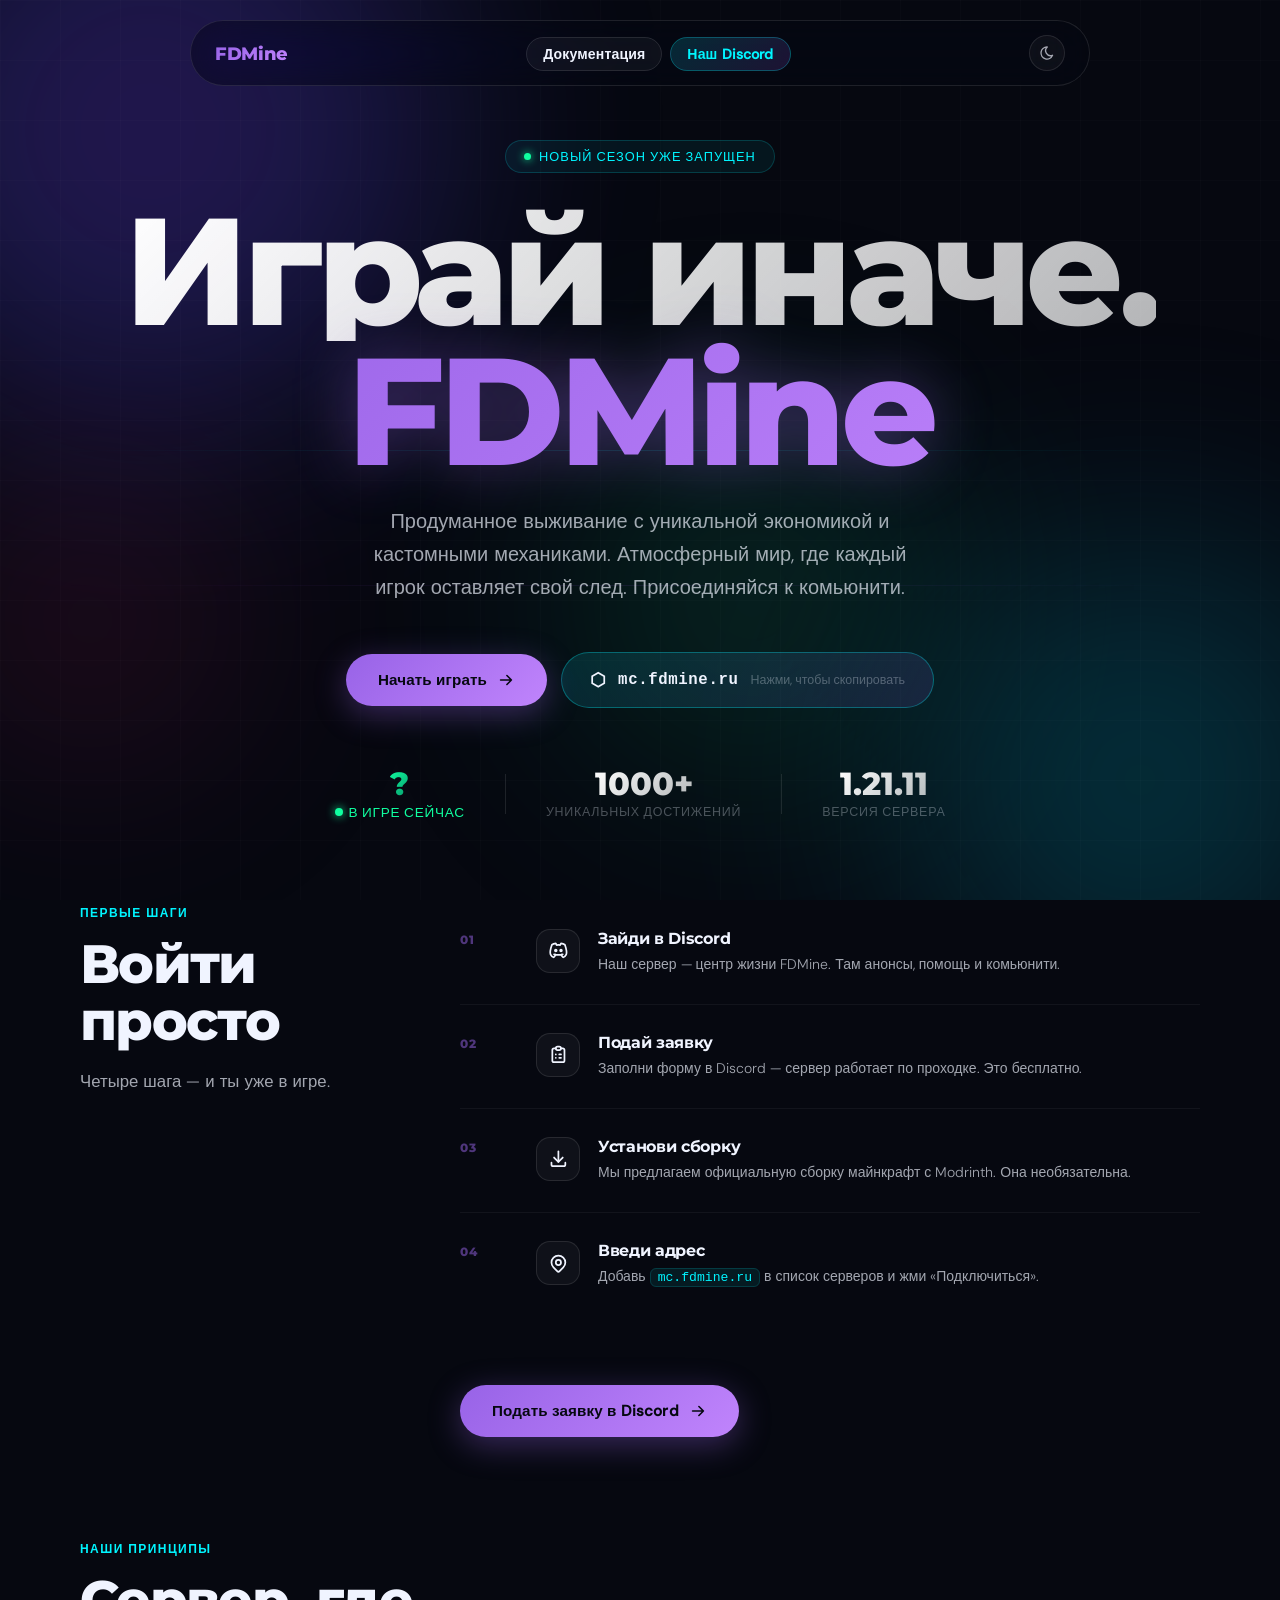
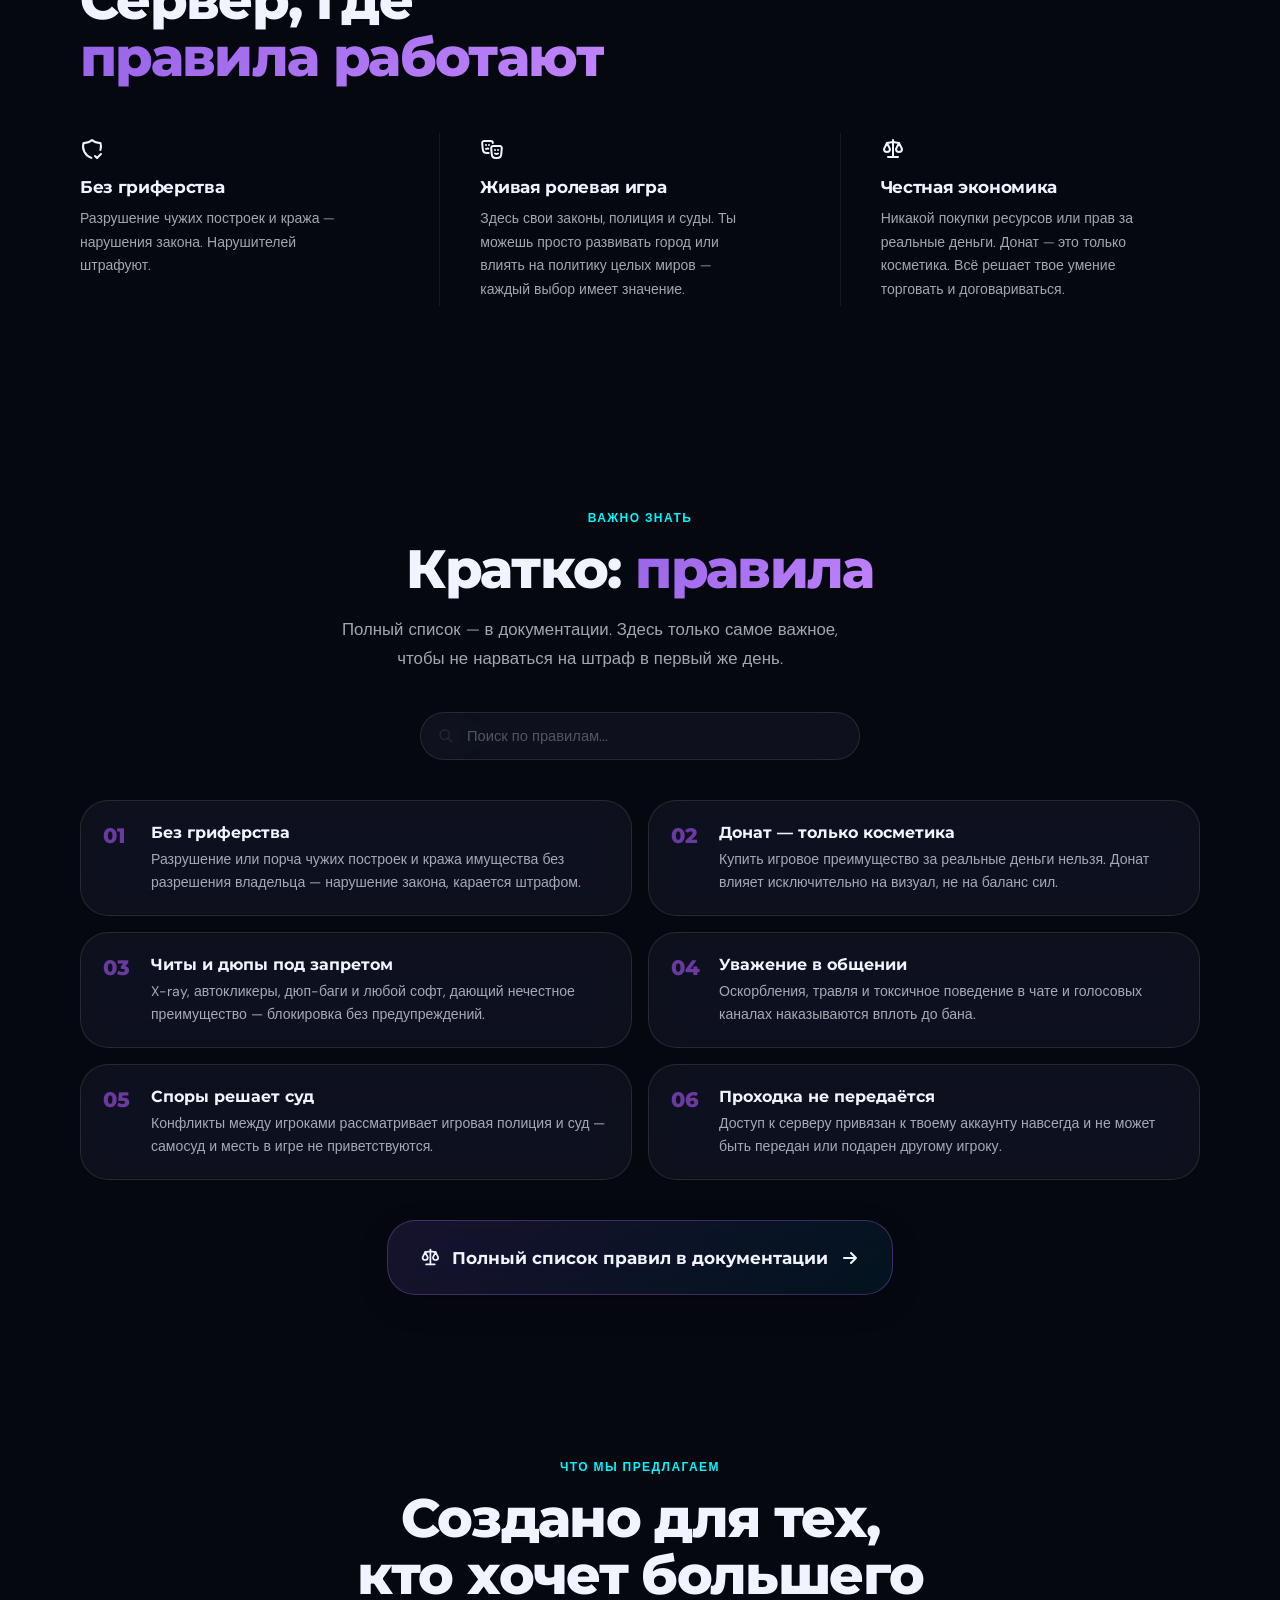
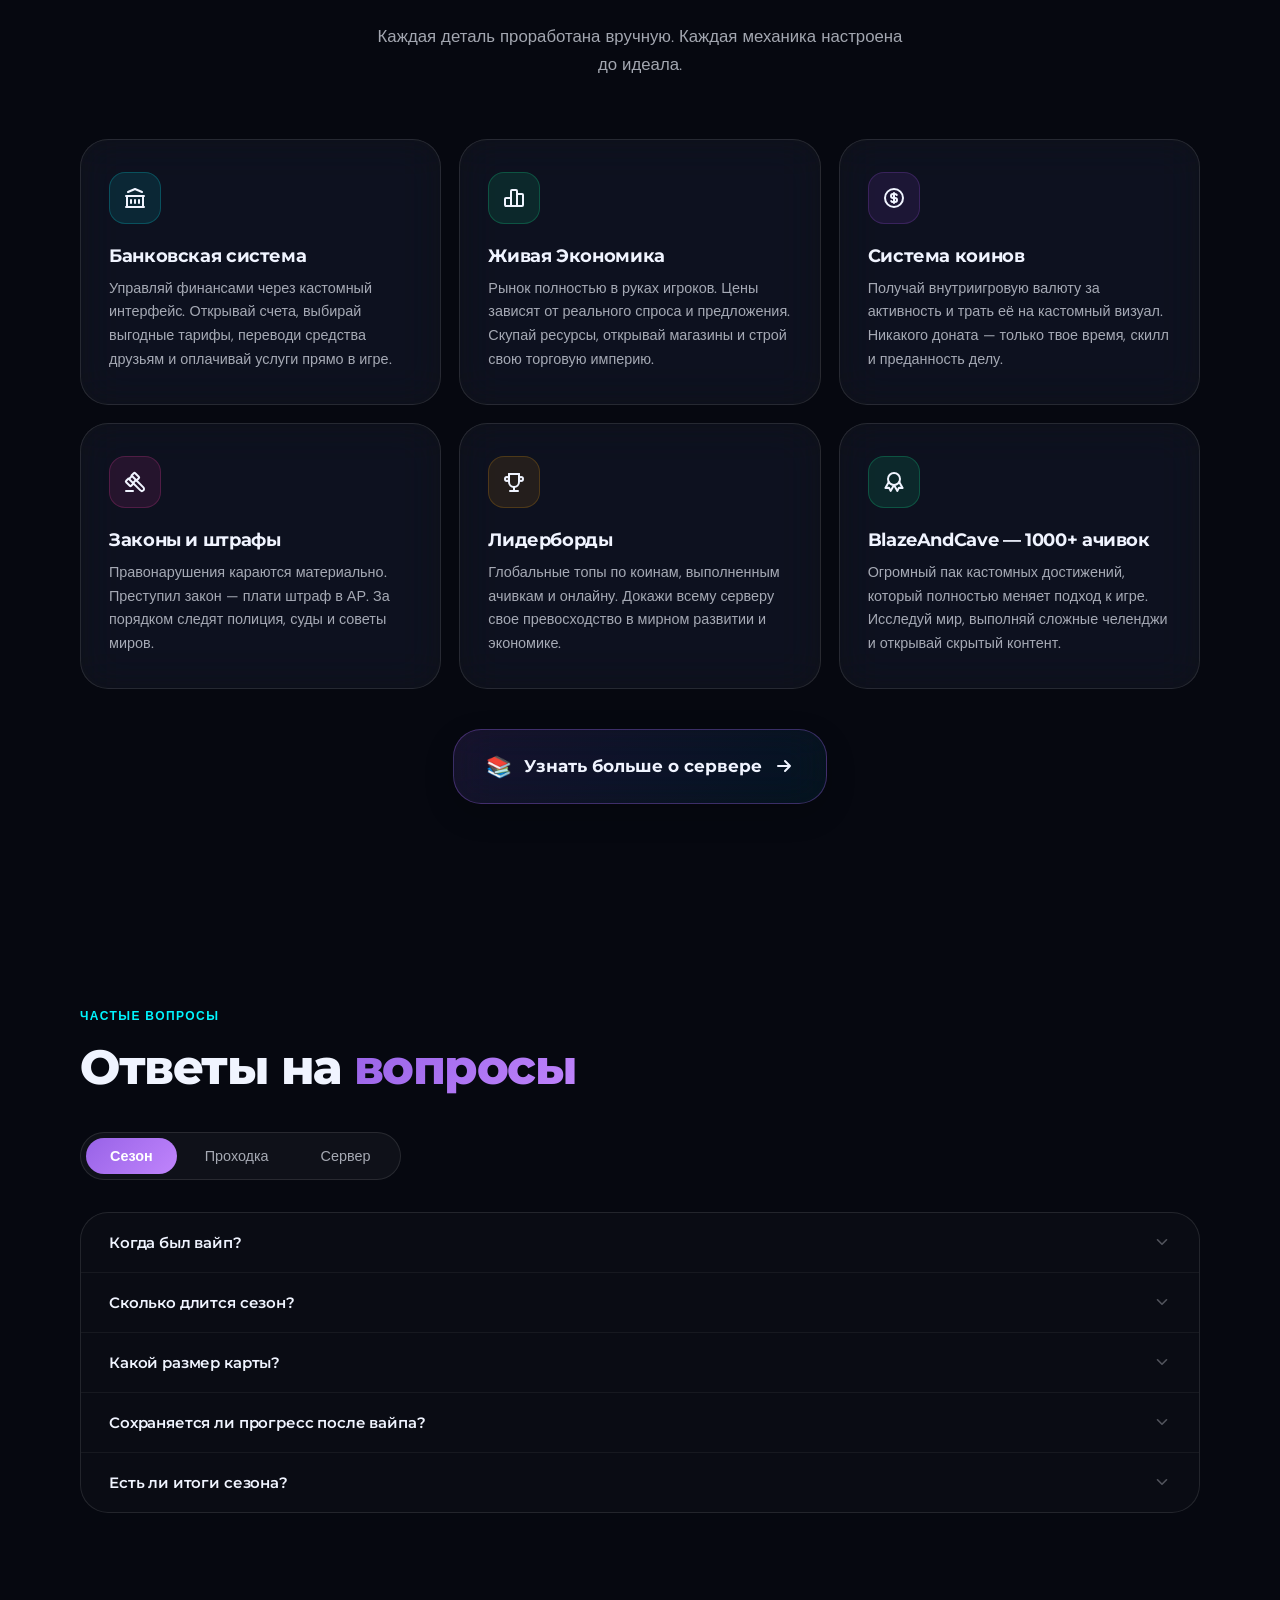
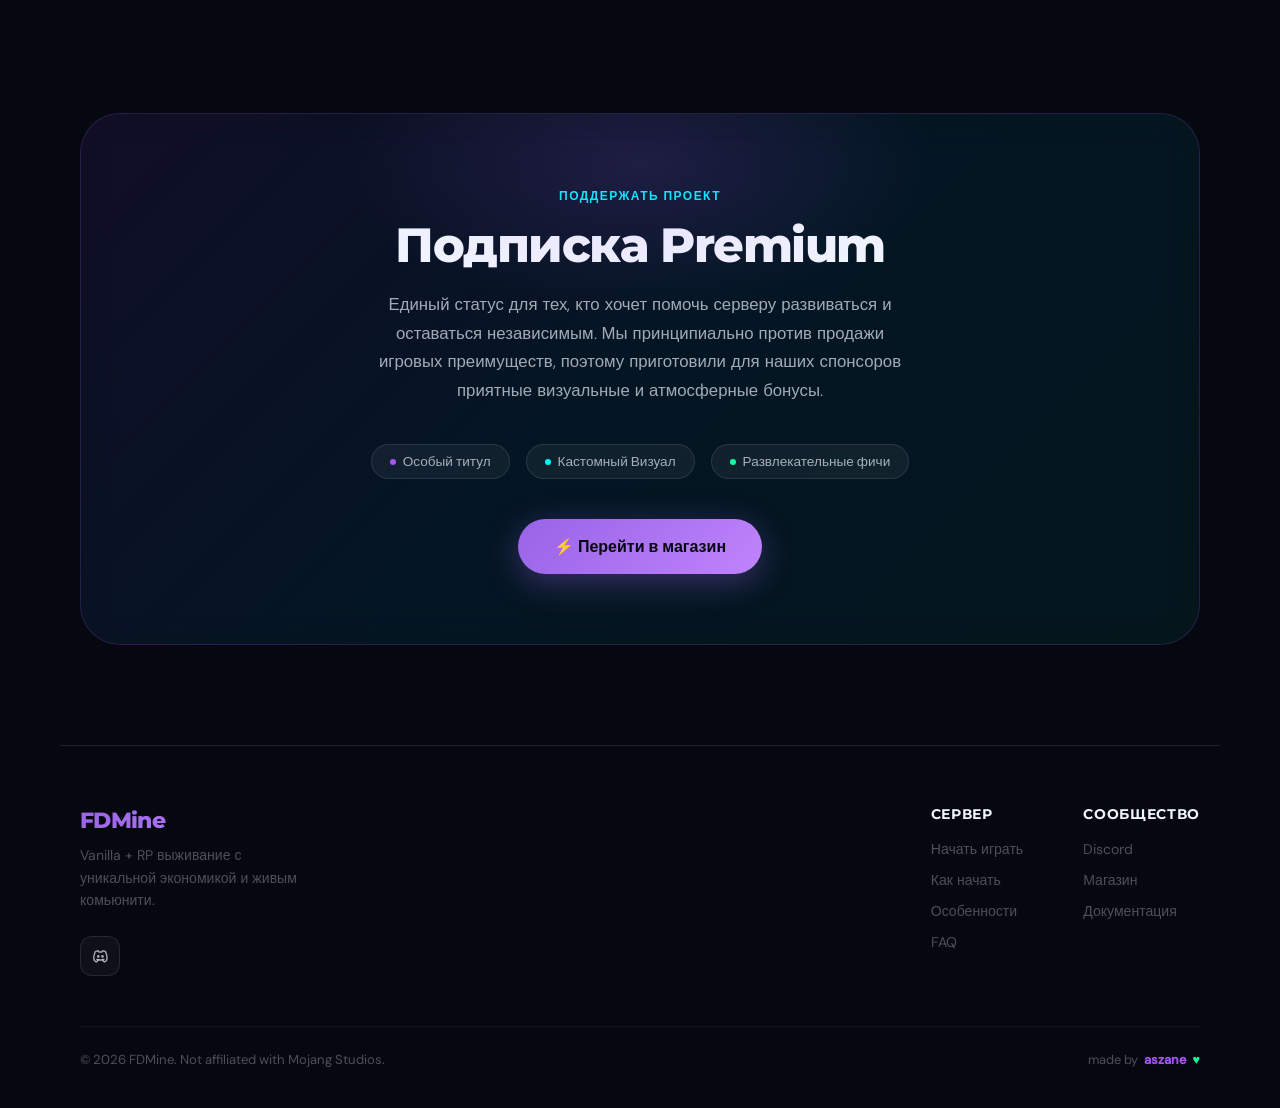
<file: index.html>
<!DOCTYPE html>
<html lang="ru" data-theme="dark">
<head>
<script src="theme-toggle.js" defer></script>  <!-- ← вот сюда, первой строкой -->
<meta charset="UTF-8">
<meta name="viewport" content="width=device-width, initial-scale=1.0">
<title>FDMine — Minecraft сервер Vanilla + RP</title>
<meta name="theme-color" content="#a855f7">
<meta http-equiv="Content-Security-Policy" content="default-src 'self'; connect-src 'self' https://api.mcsrvstat.us; img-src 'self' data:; style-src 'self' 'unsafe-inline'; script-src 'self' 'unsafe-inline';">
<link rel="preload" href="fonts/montserrat-cyrillic-700-normal.woff2" as="font" type="font/woff2" crossorigin>
<link rel="preload" href="fonts/dm-sans-latin-400-normal.woff2" as="font" type="font/woff2" crossorigin>
<meta name="description" content="FDMine — Minecraft Java сервер в стиле Vanilla + RP. Уникальная экономика, ролевое управление, кастомные механики. Заходи и стань частью мира FDMine!">
<meta name="keywords" content="FDMine, майнкрафт сервер, minecraft server, vanilla rp, FDMine сервер, minecraft java, fdmine.ru">
<meta name="robots" content="index, follow">
<link rel="canonical" href="https://fdmine.ru/">
<!-- Open Graph -->
<meta property="og:type" content="website">
<meta property="og:title" content="FDMine — Minecraft сервер Vanilla + RP">
<meta property="og:description" content="FDMine — Minecraft Java сервер в стиле Vanilla + RP. Уникальная экономика, ролевое управление, кастомные механики.">
<meta property="og:url" content="https://fdmine.ru/">
<meta property="og:site_name" content="FDMine">
<meta property="og:locale" content="ru_RU">
<!-- Twitter Card -->
<meta name="twitter:card" content="summary">
<meta name="twitter:title" content="FDMine — Minecraft сервер Vanilla + RP">
<meta name="twitter:description" content="FDMine — Minecraft Java сервер в стиле Vanilla + RP. Уникальная экономика, ролевое управление, кастомные механики.">
<link rel="icon" type="image/png" href="favicon.png">
<link rel="stylesheet" href="style.css">
<style>
  .feature-icon svg { font-size: 1.5rem; }
  .feature-card.wide .feature-icon svg { font-size: 1.8rem; }
  .step-icon-sm svg { font-size: 1.3rem; }
  .phi-icon svg { font-size: 1.5rem; }

  /* ─── PAGE TRANSITION ─── */
  body { opacity: 0; transition: opacity 0.35s ease; }
  body.page-ready { opacity: 1; }
</style>
<script>
  document.addEventListener('DOMContentLoaded', () => {
    requestAnimationFrame(() => document.body.classList.add('page-ready'));
    document.querySelectorAll('a[href]').forEach(a => {
      const href = a.getAttribute('href');
      if (!href || href.startsWith('#') || href.startsWith('http') || href.startsWith('mailto') || a.target === '_blank') return;
      a.addEventListener('click', e => {
        e.preventDefault();
        document.body.classList.remove('page-ready');
        setTimeout(() => window.location.href = href, 320);
      });
    });
  });
</script>
<script type="application/ld+json">
{
  "@context": "https://schema.org",
  "@type": "WebSite",
  "name": "FDMine",
  "url": "https://fdmine.ru/",
  "description": "Minecraft сервер Vanilla + RP. Уникальная экономика, ролевое управление, кастомные механики."
}
</script>
</head>
<body>

<a href="#hero" class="skip-link">Перейти к основному содержимому</a>

<div class="ambient-bg">
  <div class="ambient-glow ambient-glow-1"></div>
  <div class="ambient-glow ambient-glow-2"></div>
  <div class="ambient-glow ambient-glow-3"></div>
  <div class="ambient-glow ambient-glow-4"></div>
</div>

<div class="wrapper">

<!-- ─── НАВИГАЦИЯ ─── -->
<nav>
  <a class="nav-logo" href="#hero">FDMine</a>
  <ul class="nav-links">
    <li><a href="docs/" class="nav-docs">Документация</a></li>
    <li><a href="https://discord.gg/EhXRK4qqzs" class="nav-cta" target="_blank" rel="noopener noreferrer">Наш Discord</a></li>
</ul>
  <div class="nav-hamburger" onclick="toggleMenu()">
    <span></span><span></span><span></span>
  </div>
<button class="theme-toggle" onclick="toggleTheme()" aria-label="Переключить тему">
  <svg class="icon icon-dark" width="1em" height="1em" aria-hidden="true"><use href="icons.svg#ti-moon"></use></svg>
  <svg class="icon icon-light" width="1em" height="1em" aria-hidden="true"><use href="icons.svg#ti-sun"></use></svg>
</button>
</nav>

<!-- ─── HERO ─── -->
<section id="hero">
  <div class="hero-deco">
    <div class="deco-line"></div>
    <div class="deco-line deco-line-2"></div>
  </div>

  <div class="hero-eyebrow">
    <span class="dot"></span>
    Новый сезон уже запущен
  </div>

  <h1 class="hero-title">
    <span class="t1">Играй иначе.</span>
    <span class="t2">FDMine</span>
  </h1>

  <p class="hero-sub">
    Продуманное выживание с уникальной экономикой и кастомными механиками. Атмосферный мир, где каждый игрок оставляет свой след. Присоединяйся к комьюнити.
  </p>

  <div class="hero-actions">
    <a href="https://discord.gg/EhXRK4qqzs" class="btn-primary" target="_blank" rel="noopener noreferrer">
      Начать играть
      <svg class="btn-arrow" viewBox="0 0 20 20" fill="none"><path d="M4 10H16M16 10L11 5M16 10L11 15" stroke="currentColor" stroke-width="1.8" stroke-linecap="round" stroke-linejoin="round"/></svg>
    </a>
    <button class="btn-ip" id="copyBtn" onclick="copyIP()">
      <span class="ip-icon" id="ipIcon">⬡</span>
      <span class="ip-text" id="ipText">mc.fdmine.ru</span>
      <span class="ip-hint">Нажми, чтобы скопировать</span>
    </button>
  </div>

  <div class="hero-stats">
    <div class="stat-item">
      <div class="stat-value live" id="playerCount">—</div>
      <div class="stat-label"><span class="online-indicator"><span class="online-dot"></span>В игре сейчас</span></div>
    </div>
    <div class="stat-divider"></div>
    <div class="stat-item">
      <div class="stat-value" id="achievCount" data-count="1000">0+</div>
      <div class="stat-label">Уникальных достижений</div>
    </div>
    <div class="stat-divider"></div>
    <div class="stat-item">
      <div class="stat-value">1.21.11</div>
      <div class="stat-label">Версия сервера</div>
    </div>
  </div>
</section>

<!-- ─── КАК НАЧАТЬ ─── -->
<section id="howto">
  <div class="howto-inner">
    <div class="howto-head reveal">
      <div class="section-label">Первые шаги</div>
      <h2 class="section-title">Войти просто</h2>
      <p class="section-desc">Четыре шага — и ты уже в игре.</p>
    </div>

    <div class="steps-list">
      <div class="step-item reveal">
        <div class="step-left">
          <div class="step-num-big">01</div>
        </div>
        <div class="step-right">
          <div class="step-icon-sm"><svg class="icon" width="1em" height="1em"><use href="icons.svg#ti-brand-discord"></use></svg></div>
          <div>
            <div class="step-title">Зайди в Discord</div>
            <div class="step-body">Наш сервер — центр жизни FDMine. Там анонсы, помощь и комьюнити.</div>
          </div>
        </div>
      </div>

      <div class="step-item reveal">
        <div class="step-left">
          <div class="step-num-big">02</div>
        </div>
        <div class="step-right">
          <div class="step-icon-sm"><svg class="icon" width="1em" height="1em"><use href="icons.svg#ti-clipboard-list"></use></svg></div>
          <div>
            <div class="step-title">Подай заявку</div>
            <div class="step-body">Заполни форму в Discord — сервер работает по проходке. Это бесплатно.</div>
          </div>
        </div>
      </div>

      <div class="step-item reveal">
        <div class="step-left">
          <div class="step-num-big">03</div>
        </div>
        <div class="step-right">
          <div class="step-icon-sm"><svg class="icon" width="1em" height="1em"><use href="icons.svg#ti-download"></use></svg></div>
          <div>
            <div class="step-title">Установи сборку</div>
            <div class="step-body">Мы предлагаем официальную сборку майнкрафт с Modrinth. Она необязательна.</div>
          </div>
        </div>
      </div>

      <div class="step-item reveal">
        <div class="step-left">
          <div class="step-num-big">04</div>
        </div>
        <div class="step-right">
          <div class="step-icon-sm"><svg class="icon" width="1em" height="1em"><use href="icons.svg#ti-map-pin"></use></svg></div>
          <div>
            <div class="step-title">Введи адрес</div>
            <div class="step-body">Добавь <code>mc.fdmine.ru</code> в список серверов и жми «Подключиться».</div>
          </div>
        </div>
      </div>
    </div>

    <div class="howto-cta reveal">
      <a href="https://discord.gg/EhXRK4qqzs" class="btn-primary" target="_blank" rel="noopener noreferrer">
        Подать заявку в Discord
        <svg class="btn-arrow" viewBox="0 0 20 20" fill="none"><path d="M4 10H16M16 10L11 5M16 10L11 15" stroke="currentColor" stroke-width="1.8" stroke-linecap="round" stroke-linejoin="round"/></svg>
      </a>
    </div>
  </div>
</section>

<!-- ─── ПРИНЦИПЫ ─── -->
<section id="philosophy">
  <div class="phi-head reveal">
    <div class="section-label">Наши принципы</div>
    <h2 class="section-title">Сервер, где<br><span class="phi-accent">правила работают</span></h2>
  </div>
  <div class="phi-row">
    <div class="phi-item reveal">
      <span class="phi-icon"><svg class="icon" width="1em" height="1em"><use href="icons.svg#ti-shield-check"></use></svg></span>
      <div class="phi-item-title">Без гриферства</div>
      <div class="phi-item-desc">Разрушение чужих построек и кража — нарушения закона. Нарушителей штрафуют.</div>
    </div>
    <div class="phi-sep reveal"></div>
    <div class="phi-item reveal">
      <span class="phi-icon"><svg class="icon" width="1em" height="1em"><use href="icons.svg#ti-masks-theater"></use></svg></span>
      <div class="phi-item-title">Живая ролевая игра</div>
      <div class="phi-item-desc">Здесь свои законы, полиция и суды. Ты можешь просто развивать город или влиять на политику целых миров — каждый выбор имеет значение.</div>
    </div>
    <div class="phi-sep reveal"></div>
    <div class="phi-item reveal">
      <span class="phi-icon"><svg class="icon" width="1em" height="1em"><use href="icons.svg#ti-scale"></use></svg></span>
      <div class="phi-item-title">Честная экономика</div>
      <div class="phi-item-desc">Никакой покупки ресурсов или прав за реальные деньги. Донат — это только косметика. Всё решает твое умение торговать и договариваться.</div>
    </div>
  </div>
</section>

<!-- ─── КРАТКО: ПРАВИЛА ─── -->
<section id="rules-quick">
  <div class="rules-head reveal">
    <div class="section-label">Важно знать</div>
    <h2 class="section-title">Кратко: <span class="rules-accent">правила</span></h2>
    <p class="section-desc">Полный список — в документации. Здесь только самое важное, чтобы не нарваться на штраф в первый же день.</p>
  </div>

  <div class="rules-search-wrap reveal">
    <svg class="icon rules-search-icon" width="1em" height="1em"><use href="icons.svg#ti-search"></use></svg>
    <input type="text" id="rules-search" class="rules-search-input" placeholder="Поиск по правилам..." oninput="filterRules(this.value)" autocomplete="off">
  </div>

  <div class="rules-list" id="rules-list">
    <div class="rule-item reveal" data-text="грифинг разрушение построек кража чужое имущество">
      <div class="rule-num">01</div>
      <div class="rule-body">
        <div class="rule-title">Без гриферства</div>
        <div class="rule-desc">Разрушение или порча чужих построек и кража имущества без разрешения владельца — нарушение закона, карается штрафом.</div>
      </div>
    </div>
    <div class="rule-item reveal" data-text="донат косметика реальные деньги покупка ресурсов привилегии">
      <div class="rule-num">02</div>
      <div class="rule-body">
        <div class="rule-title">Донат — только косметика</div>
        <div class="rule-desc">Купить игровое преимущество за реальные деньги нельзя. Донат влияет исключительно на визуал, не на баланс сил.</div>
      </div>
    </div>
    <div class="rule-item reveal" data-text="читы моды x-ray дюпы автокликер запрещённый софт">
      <div class="rule-num">03</div>
      <div class="rule-body">
        <div class="rule-title">Читы и дюпы под запретом</div>
        <div class="rule-desc">X-ray, автокликеры, дюп-баги и любой софт, дающий нечестное преимущество — блокировка без предупреждений.</div>
      </div>
    </div>
    <div class="rule-item reveal" data-text="токсичность оскорбления травля чат общение">
      <div class="rule-num">04</div>
      <div class="rule-body">
        <div class="rule-title">Уважение в общении</div>
        <div class="rule-desc">Оскорбления, травля и токсичное поведение в чате и голосовых каналах наказываются вплоть до бана.</div>
      </div>
    </div>
    <div class="rule-item reveal" data-text="суд полиция закон нарушение штраф разбирательство">
      <div class="rule-num">05</div>
      <div class="rule-body">
        <div class="rule-title">Споры решает суд</div>
        <div class="rule-desc">Конфликты между игроками рассматривает игровая полиция и суд — самосуд и месть в игре не приветствуются.</div>
      </div>
    </div>
    <div class="rule-item reveal" data-text="проходка анкета заявка передача аккаунт">
      <div class="rule-num">06</div>
      <div class="rule-body">
        <div class="rule-title">Проходка не передаётся</div>
        <div class="rule-desc">Доступ к серверу привязан к твоему аккаунту навсегда и не может быть передан или подарен другому игроку.</div>
      </div>
    </div>
  </div>

  <div class="rules-empty" id="rules-empty">Ничего не найдено. Попробуй другой запрос или загляни в документацию.</div>

  <a href="docs/" class="docs-link reveal">
    <span class="docs-icon"><svg class="icon" width="1em" height="1em"><use href="icons.svg#ti-scale"></use></svg></span>
    <span>Полный список правил в документации</span>
    <svg class="docs-arrow" viewBox="0 0 20 20" fill="none"><path d="M4 10H16M16 10L11 5M16 10L11 15" stroke="currentColor" stroke-width="2" stroke-linecap="round" stroke-linejoin="round"/></svg>
  </a>
</section>

<!-- ─── ОСОБЕННОСТИ ─── -->
<section id="features">
  <div class="features-header reveal">
    <div class="section-label">Что мы предлагаем</div>
    <h2 class="section-title">Создано для тех,<br>кто хочет большего</h2>
    <p class="section-desc">Каждая деталь проработана вручную. Каждая механика настроена до идеала.</p>
  </div>

  <div class="features-grid">
    <div class="feature-card reveal">
      <div class="feature-icon icon-cyan"><svg class="icon" width="1em" height="1em"><use href="icons.svg#ti-building-bank"></use></svg></div>
      <div>
        <div class="feature-name">Банковская система</div>
        <div class="feature-desc">Управляй финансами через кастомный интерфейс. Открывай счета, выбирай выгодные тарифы, переводи средства друзьям и оплачивай услуги прямо в игре.</div>
      </div>
    </div>
    
    <div class="feature-card card-emerald reveal">
      <div class="feature-icon icon-emerald"><svg class="icon" width="1em" height="1em"><use href="icons.svg#ti-chart-bar"></use></svg></div>
      <div class="feature-name">Живая Экономика</div>
      <div class="feature-desc">Рынок полностью в руках игроков. Цены зависят от реального спроса и предложения. Скупай ресурсы, открывай магазины и строй свою торговую империю.</div>
    </div>
    
    <div class="feature-card card-purple reveal">
      <div class="feature-icon icon-purple"><svg class="icon" width="1em" height="1em"><use href="icons.svg#ti-coin"></use></svg></div>
      <div class="feature-name">Система коинов</div>
      <div class="feature-desc">Получай внутриигровую валюту за активность и трать её на кастомный визуал. Никакого доната — только твое время, скилл и преданность делу.</div>
    </div>
    
    <div class="feature-card card-pink reveal">
      <div class="feature-icon icon-pink"><svg class="icon" width="1em" height="1em"><use href="icons.svg#ti-gavel"></use></svg></div>
      <div class="feature-name">Законы и штрафы</div>
      <div class="feature-desc">Правонарушения караются материально. Преступил закон — плати штраф в АР. За порядком следят полиция, суды и советы миров.</div>
    </div>
    
    <div class="feature-card reveal">
      <div class="feature-icon icon-amber"><svg class="icon" width="1em" height="1em"><use href="icons.svg#ti-trophy"></use></svg></div>
      <div class="feature-name">Лидерборды</div>
      <div class="feature-desc">Глобальные топы по коинам, выполненным ачивкам и онлайну. Докажи всему серверу свое превосходство в мирном развитии и экономике.</div>
    </div>
    
    <div class="feature-card card-emerald reveal">
      <div class="feature-icon icon-emerald"><svg class="icon" width="1em" height="1em"><use href="icons.svg#ti-award"></use></svg></div>
      <div class="feature-name">BlazeAndCave — 1000+ ачивок</div>
      <div class="feature-desc">Огромный пак кастомных достижений, который полностью меняет подход к игре. Исследуй мир, выполняй сложные челенджи и открывай скрытый контент.</div>
    </div>
  </div>

  <a href="docs/" class="docs-link reveal">
    <span class="docs-icon">📚</span>
    <span>Узнать больше о сервере</span>
    <svg class="docs-arrow" viewBox="0 0 20 20" fill="none"><path d="M4 10H16M16 10L11 5M16 10L11 15" stroke="currentColor" stroke-width="2" stroke-linecap="round" stroke-linejoin="round"/></svg>
  </a>
</section>

<!-- ─── FAQ ─── -->
<section id="about">
  <div class="faq-head reveal">
    <div class="section-label">Частые вопросы</div>
    <h2 class="faq-title">Ответы на <span class="faq-title-accent">вопросы</span></h2>
  </div>

  <div class="faq-tabs reveal">
    <button class="faq-tab active" onclick="switchTab('season')">Сезон</button>
    <button class="faq-tab" onclick="switchTab('pass')">Проходка</button>
    <button class="faq-tab" onclick="switchTab('server')">Сервер</button>
  </div>

  <!-- Сезон -->
<div class="faq-panel active" id="tab-season">
  <div class="accordion">
    <div class="acc-item reveal">
      <button class="acc-q" onclick="toggleAcc(this)">
        <span>Когда был вайп?</span>
        <svg class="acc-arrow" viewBox="0 0 20 20" fill="none"><path d="M5 7.5L10 12.5L15 7.5" stroke="currentColor" stroke-width="1.8" stroke-linecap="round" stroke-linejoin="round"/></svg>
      </button>
      <div class="acc-a">Текущий сезон стартовал 11.05.2026. Мир совсем свежий — самое время заходить и строить свои планы.</div>
    </div>
    
    <div class="acc-item reveal">
      <button class="acc-q" onclick="toggleAcc(this)">
        <span>Сколько длится сезон?</span>
        <svg class="acc-arrow" viewBox="0 0 20 20" fill="none"><path d="M5 7.5L10 12.5L15 7.5" stroke="currentColor" stroke-width="1.8" stroke-linecap="round" stroke-linejoin="round"/></svg>
      </button>
      <div class="acc-a">Ориентируемся на 4 месяца. Этого времени хватает, чтобы полностью реализовать масштабные проекты, не увязая в рутине.</div>
    </div>
    
    <div class="acc-item reveal">
      <button class="acc-q" onclick="toggleAcc(this)">
        <span>Какой размер карты?</span>
        <svg class="acc-arrow" viewBox="0 0 20 20" fill="none"><path d="M5 7.5L10 12.5L15 7.5" stroke="currentColor" stroke-width="1.8" stroke-linecap="round" stroke-linejoin="round"/></svg>
      </button>
      <div class="acc-a">Граница установлена на 10 000 блоков во всех трех мирах. Места хватит всем, но при этом игроки не рассеиваются по бесконечной карте.</div>
    </div>
    
    <div class="acc-item reveal">
      <button class="acc-q" onclick="toggleAcc(this)">
        <span>Сохраняется ли прогресс после вайпа?</span>
        <svg class="acc-arrow" viewBox="0 0 20 20" fill="none"><path d="M5 7.5L10 12.5L15 7.5" stroke="currentColor" stroke-width="1.8" stroke-linecap="round" stroke-linejoin="round"/></svg>
      </button>
      <div class="acc-a">Нет, вайп — это полное обнуление. Каждый сезон мы начинаем с чистого листа в равных условиях, что возвращает в игру самый драйв.</div>
    </div>
    
    <div class="acc-item reveal">
      <button class="acc-q" onclick="toggleAcc(this)">
        <span>Есть ли итоги сезона?</span>
        <svg class="acc-arrow" viewBox="0 0 20 20" fill="none"><path d="M5 7.5L10 12.5L15 7.5" stroke="currentColor" stroke-width="1.8" stroke-linecap="round" stroke-linejoin="round"/></svg>
      </button>
      <div class="acc-a">Да, мы фиксируем финальные результаты в лидерборде. Самые активные игроки, заработавшие больше всего коинов и ачивок, навсегда вписывают свои ники в историю сервера.</div>
    </div>
  </div>
</div>

  <!-- Проходка -->
  <div class="faq-panel" id="tab-pass">
    <div class="accordion">
      <div class="acc-item reveal">
        <button class="acc-q" onclick="toggleAcc(this)">
          <span>Как получить проходку?</span>
          <svg class="acc-arrow" viewBox="0 0 20 20" fill="none"><path d="M5 7.5L10 12.5L15 7.5" stroke="currentColor" stroke-width="1.8" stroke-linecap="round" stroke-linejoin="round"/></svg>
        </button>
        <div class="acc-a">Проходку можно получить бесплатно, подав заявку на нашем Discord-сервере</div>
      </div>
      <div class="acc-item reveal">
        <button class="acc-q" onclick="toggleAcc(this)">
          <span>Как долго действует проходка?</span>
          <svg class="acc-arrow" viewBox="0 0 20 20" fill="none"><path d="M5 7.5L10 12.5L15 7.5" stroke="currentColor" stroke-width="1.8" stroke-linecap="round" stroke-linejoin="round"/></svg>
        </button>
        <div class="acc-a">Она бессрочная и останется с вами навсегда</div>
      </div>
      <div class="acc-item reveal">
        <button class="acc-q" onclick="toggleAcc(this)">
          <span>Что даёт проходка?</span>
          <svg class="acc-arrow" viewBox="0 0 20 20" fill="none"><path d="M5 7.5L10 12.5L15 7.5" stroke="currentColor" stroke-width="1.8" stroke-linecap="round" stroke-linejoin="round"/></svg>
        </button>
        <div class="acc-a">Проходка дает доступ к игре на сервере</div>
      </div>
      <div class="acc-item reveal">
        <button class="acc-q" onclick="toggleAcc(this)">
          <span>Проходка передаётся другому игроку?</span>
          <svg class="acc-arrow" viewBox="0 0 20 20" fill="none"><path d="M5 7.5L10 12.5L15 7.5" stroke="currentColor" stroke-width="1.8" stroke-linecap="round" stroke-linejoin="round"/></svg>
        </button>
        <div class="acc-a">Нет, проходку нельзя передать или подарить</div>
      </div>
    </div>
  </div>

  <!-- Сервер -->
  <div class="faq-panel" id="tab-server">
    <div class="accordion">
      <div class="acc-item reveal">
        <button class="acc-q" onclick="toggleAcc(this)">
          <span>Какая версия сервера?</span>
          <svg class="acc-arrow" viewBox="0 0 20 20" fill="none"><path d="M5 7.5L10 12.5L15 7.5" stroke="currentColor" stroke-width="1.8" stroke-linecap="round" stroke-linejoin="round"/></svg>
        </button>
        <div class="acc-a">Сервер поддерживает все актуальные версии Java Edition — 1.21.х.</div>
      </div>
      <div class="acc-item reveal">
        <button class="acc-q" onclick="toggleAcc(this)">
          <span>Какой адрес сервера?</span>
          <svg class="acc-arrow" viewBox="0 0 20 20" fill="none"><path d="M5 7.5L10 12.5L15 7.5" stroke="currentColor" stroke-width="1.8" stroke-linecap="round" stroke-linejoin="round"/></svg>
        </button>
        <div class="acc-a">mc.fdmine.ru — скопируйте и вставьте в Minecraft.</div>
      </div>
      <div class="acc-item reveal">
        <button class="acc-q" onclick="toggleAcc(this)">
          <span>Поддерживает ли сервер Bedrock Edition?</span>
          <svg class="acc-arrow" viewBox="0 0 20 20" fill="none"><path d="M5 7.5L10 12.5L15 7.5" stroke="currentColor" stroke-width="1.8" stroke-linecap="round" stroke-linejoin="round"/></svg>
        </button>
        <div class="acc-a">Нет, сервер не поддерживает Bedrock издание, но для игры с телефона вы можете использовать Pojav Launcher.</div>
      </div>
      <div class="acc-item reveal">
        <button class="acc-q" onclick="toggleAcc(this)">
          <span>Нужна ли лицензия?</span>
          <svg class="acc-arrow" viewBox="0 0 20 20" fill="none"><path d="M5 7.5L10 12.5L15 7.5" stroke="currentColor" stroke-width="1.8" stroke-linecap="round" stroke-linejoin="round"/></svg>
        </button>
        <div class="acc-a">Нет, вы можете играть как с лицензии, так и с любого пиратского лаунчера</div>
      </div>
    </div>
  </div>
</section>

<!-- ─── МАГАЗИН ─── -->
<section id="store">
  <div class="store-banner reveal">
    <div class="section-label">Поддержать проект</div>
    <div class="section-title">Подписка Premium</div>
    <p class="section-desc">Единый статус для тех, кто хочет помочь серверу развиваться и оставаться независимым. Мы принципиально против продажи игровых преимуществ, поэтому приготовили для наших спонсоров приятные визуальные и атмосферные бонусы.</p>
    <div class="store-perks">
      <div class="perk-chip"><span class="chip-dot" style="background:#a855f7;"></span>Особый титул</div>
      <div class="perk-chip"><span class="chip-dot" style="background:#00f5ff;"></span>Кастомный Визуал</div>
      <div class="perk-chip"><span class="chip-dot" style="background:#10ffa0;"></span>Развлекательные фичи</div>
    </div>
    <a href="https://discord.gg/VRJH3CRjt4" class="btn-store">⚡ Перейти в магазин</a>
  </div>
</section>

<!-- ─── ПОДВАЛ ─── -->
<footer>
  <div class="footer-inner">
    <div class="footer-brand">
      <div class="footer-logo">FDMine</div>
      <p class="footer-tagline">Vanilla + RP выживание с уникальной экономикой и живым комьюнити.</p>
      <div class="footer-socials">
        <a class="social-btn" href="https://discord.gg/EhXRK4qqzs" target="_blank" rel="noopener noreferrer" aria-label="Discord">
          <svg class="icon" width="1.1em" height="1.1em"><use href="icons.svg#ti-brand-discord"></use></svg>
        </a>
      </div>
    </div>

    <div class="footer-links">
      <div class="footer-col">
        <h5>Сервер</h5>
        <ul>
          <li><a href="#hero">Начать играть</a></li>
          <li><a href="#howto">Как начать</a></li>
          <li><a href="#features">Особенности</a></li>
          <li><a href="#about">FAQ</a></li>
        </ul>
      </div>
      <div class="footer-col">
        <h5>Сообщество</h5>
        <ul>
          <li><a href="https://discord.gg/EhXRK4qqzs" target="_blank" rel="noopener noreferrer">Discord</a></li>
          <li><a href="https://discord.gg/VRJH3CRjt4" target="_blank" rel="noopener noreferrer">Магазин</a></li>
          <li><a href="docs/">Документация</a></li>
        </ul>
      </div>
    </div>
  </div>

  <div class="footer-bottom">
    <div class="footer-copy">© 2026 FDMine. Not affiliated with Mojang Studios.</div>
    <div class="footer-badge">made by <a href="https://aszane.is-a.dev/" target="_blank" rel="noopener noreferrer" class="footer-author">aszane</a> <span>♥</span></div>
  </div>
</footer>

</div>

<button class="back-to-top" id="backToTop" onclick="window.scrollTo({top:0,behavior:'smooth'})" aria-label="Наверх">
  <svg class="icon" width="1em" height="1em" viewBox="0 0 24 24"><path d="M18 15l-6-6-6 6" fill="none" stroke="currentColor" stroke-width="2" stroke-linecap="round" stroke-linejoin="round"/></svg>
</button>

<div class="toast" id="toast">✓ IP скопирован в буфер обмена!</div>

<!-- ─── EASTER EGG ─── -->
<div class="easter-egg" id="easterEgg">
  <div class="easter-egg-inner">
    <div class="easter-egg-icon">⬡</div>
    <div class="easter-egg-title">Ты нашёл секрет</div>
    <div class="easter-egg-text">Привет, исследователь. Мало кто сюда добирается.<br>Ты явно свой человек на FDMine.</div>
    <button class="easter-egg-close" onclick="document.getElementById('easterEgg').classList.remove('active')">Закрыть</button>
  </div>
</div>

<style>
.easter-egg {
  position: fixed; inset: 0; z-index: 9999;
  display: flex; align-items: center; justify-content: center;
  background: rgba(6,8,16,0.85); backdrop-filter: blur(8px);
  opacity: 0; pointer-events: none;
  transition: opacity 0.4s ease;
}
.easter-egg.active { opacity: 1; pointer-events: all; }
.easter-egg-inner {
  background: linear-gradient(135deg, rgba(152,99,231,0.15), rgba(0,245,255,0.08));
  border: 1px solid rgba(152,99,231,0.35);
  border-radius: 20px; padding: 40px 48px;
  text-align: center; max-width: 380px;
  box-shadow: 0 0 60px rgba(152,99,231,0.2);
  animation: eggPop 0.4s cubic-bezier(0.34,1.56,0.64,1) both;
}
@keyframes eggPop {
  from { transform: scale(0.8); opacity: 0; }
  to   { transform: scale(1);   opacity: 1; }
}
.easter-egg-icon { font-size: 2.5rem; margin-bottom: 12px; color: var(--accent-purple); }
.easter-egg-title { font-family: -apple-system, BlinkMacSystemFont, 'Segoe UI', Roboto, 'Helvetica Neue', Arial, sans-serif; font-size: 1.3rem; font-weight: 800; color: var(--text-primary); margin-bottom: 10px; }
.easter-egg-text { font-size: 0.9rem; color: var(--text-secondary); line-height: 1.6; margin-bottom: 24px; }
.easter-egg-close {
  background: linear-gradient(135deg, rgba(152,99,231,0.2), rgba(0,245,255,0.1));
  border: 1px solid rgba(152,99,231,0.4);
  color: var(--text-primary); font-size: 0.88rem; font-weight: 600;
  padding: 9px 28px; border-radius: 100px; cursor: pointer;
  transition: all 0.2s;
}
.easter-egg-close:hover { background: rgba(152,99,231,0.3); box-shadow: 0 0 20px rgba(152,99,231,0.3); }
</style>

<script src="script.js"></script>
<script>
// ─── АНИМИРОВАННЫЙ СЧЁТЧИК ───
(function() {
  const el = document.getElementById('achievCount');
  if (!el) return;
  let started = false;

  function animateCount() {
    if (started) return;
    started = true;
    const target = parseInt(el.dataset.count);
    const duration = 1400;
    const start = performance.now();
    function step(now) {
      const progress = Math.min((now - start) / duration, 1);
      const ease = 1 - Math.pow(1 - progress, 3);
      el.textContent = Math.floor(ease * target) + '+';
      if (progress < 1) requestAnimationFrame(step);
      else el.textContent = target + '+';
    }
    requestAnimationFrame(step);
  }

  const obs = new IntersectionObserver(entries => {
    if (entries[0].isIntersecting) { animateCount(); obs.disconnect(); }
  }, { threshold: 0.5 });
  obs.observe(el);
})();

// ─── KONAMI CODE ───
(function() {
  const code = ['ArrowUp','ArrowUp','ArrowDown','ArrowDown','ArrowLeft','ArrowRight','ArrowLeft','ArrowRight','b','a'];
  let idx = 0;
  document.addEventListener('keydown', e => {
    if (e.key === code[idx]) {
      idx++;
      if (idx === code.length) {
        document.getElementById('easterEgg').classList.add('active');
        idx = 0;
      }
    } else {
      idx = e.key === code[0] ? 1 : 0;
    }
  });
  document.getElementById('easterEgg').addEventListener('click', function(e) {
    if (e.target === this) this.classList.remove('active');
  });
})();

// ─── ЗВУК ПРИ КОПИРОВАНИИ IP ───
window._playClickSound = function() {
  try {
    const ctx = new (window.AudioContext || window.webkitAudioContext)();
    const osc = ctx.createOscillator();
    const gain = ctx.createGain();
    osc.connect(gain); gain.connect(ctx.destination);
    osc.type = 'sine';
    osc.frequency.setValueAtTime(880, ctx.currentTime);
    osc.frequency.exponentialRampToValueAtTime(440, ctx.currentTime + 0.08);
    gain.gain.setValueAtTime(0.15, ctx.currentTime);
    gain.gain.exponentialRampToValueAtTime(0.001, ctx.currentTime + 0.18);
    osc.start(ctx.currentTime);
    osc.stop(ctx.currentTime + 0.18);
  } catch(e) {}
};
</script>
</body>
</html>
</file>
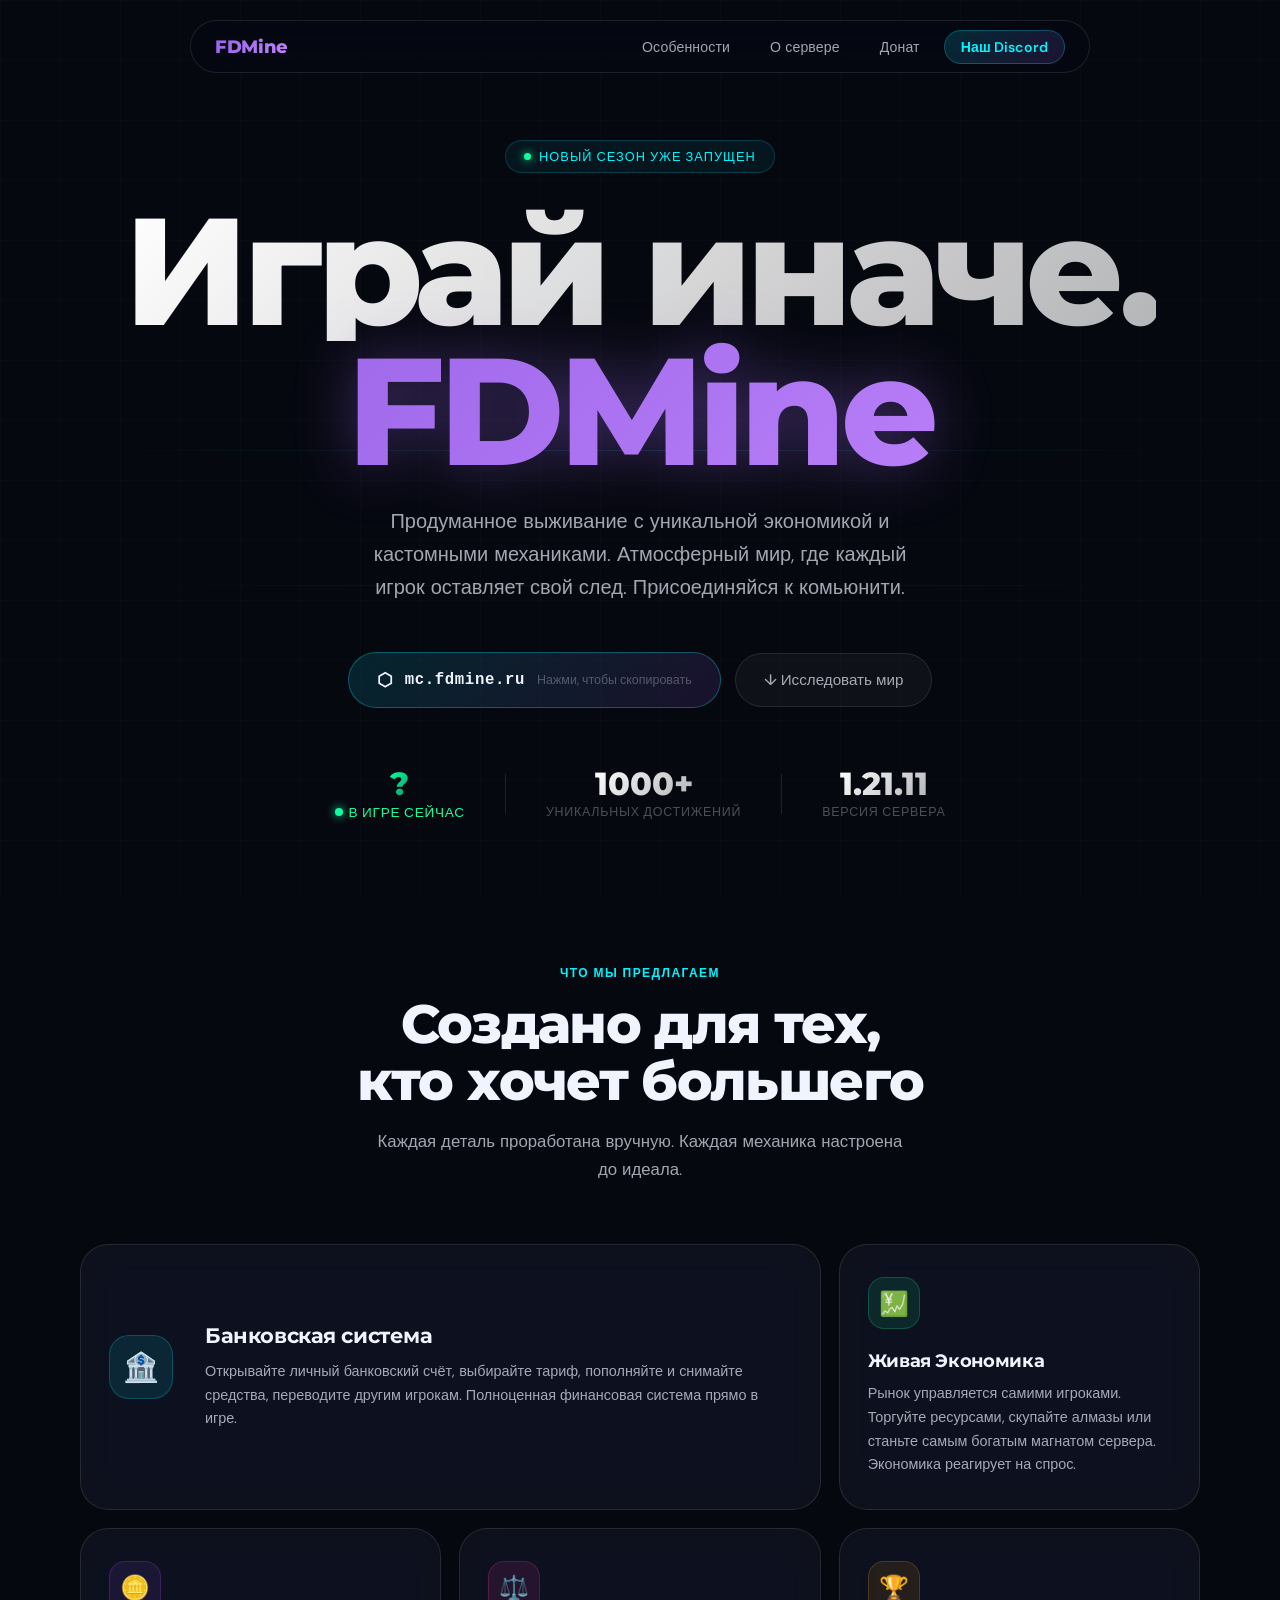
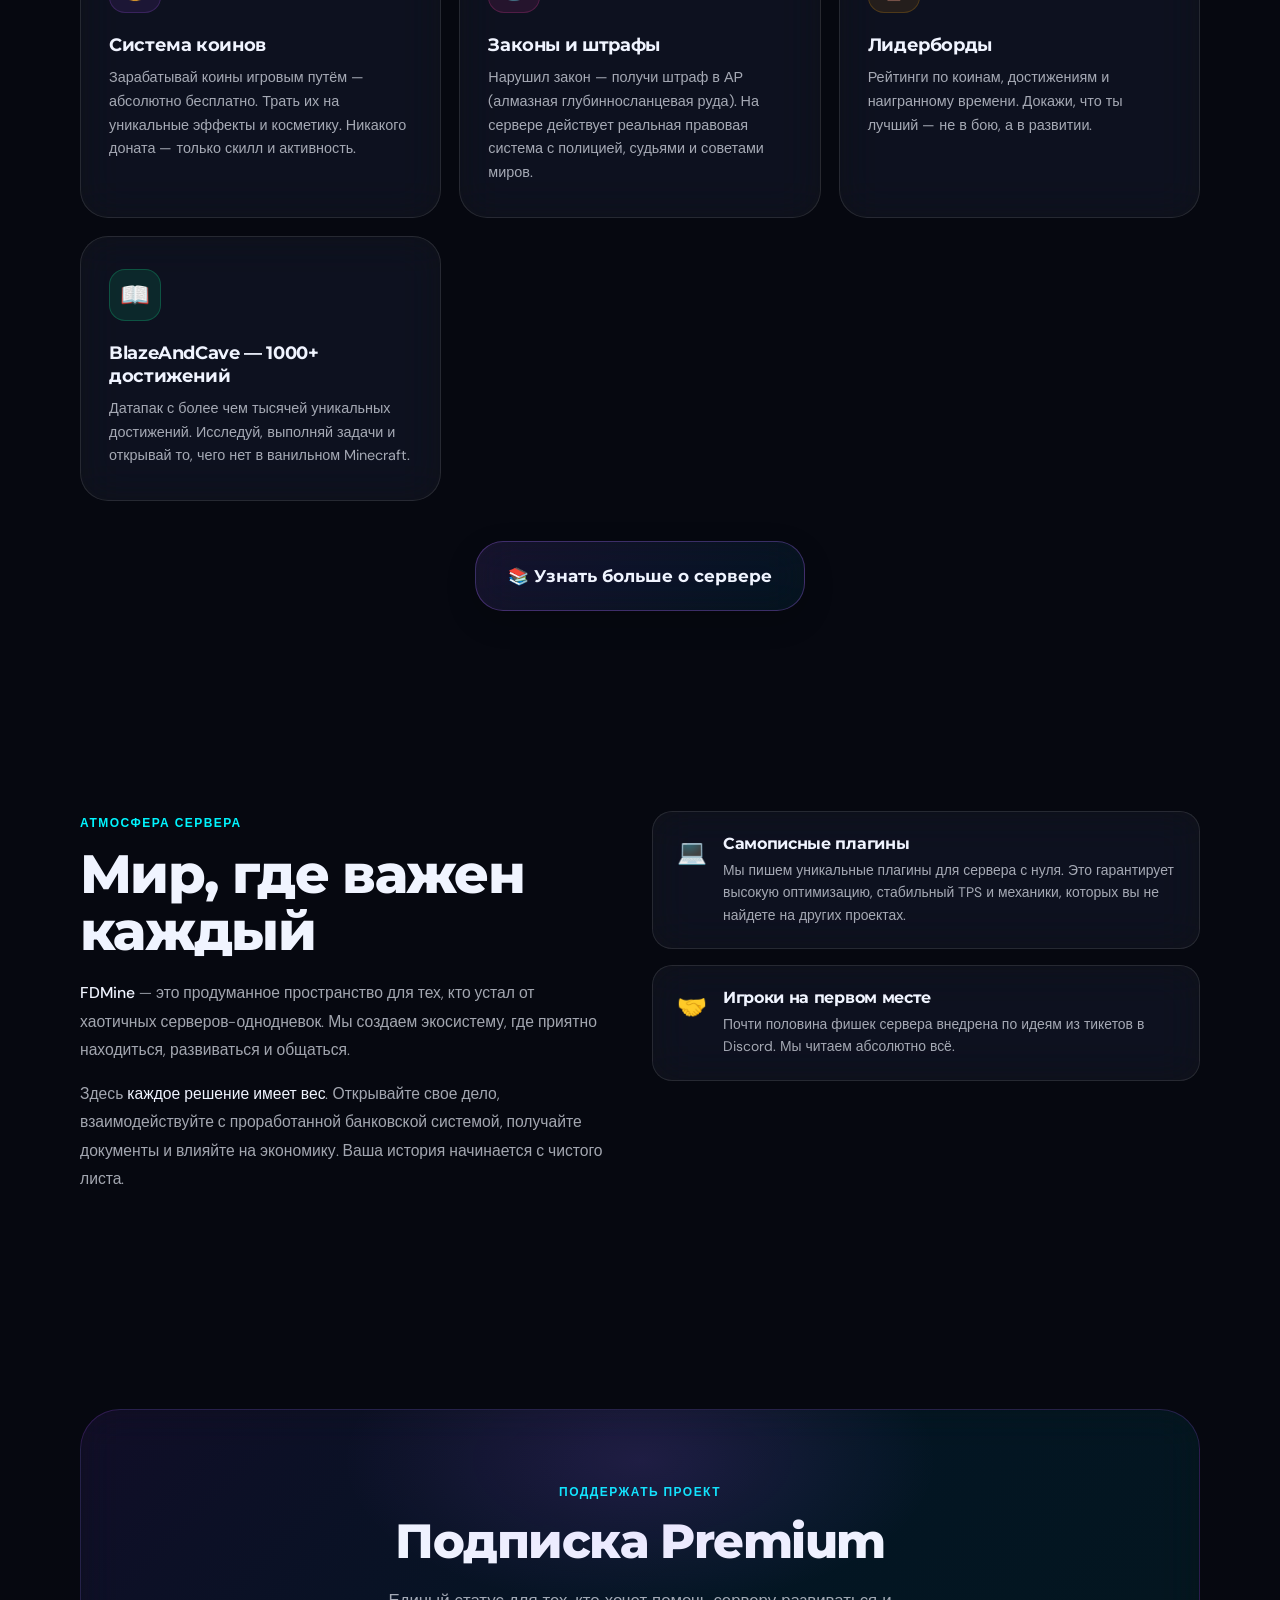
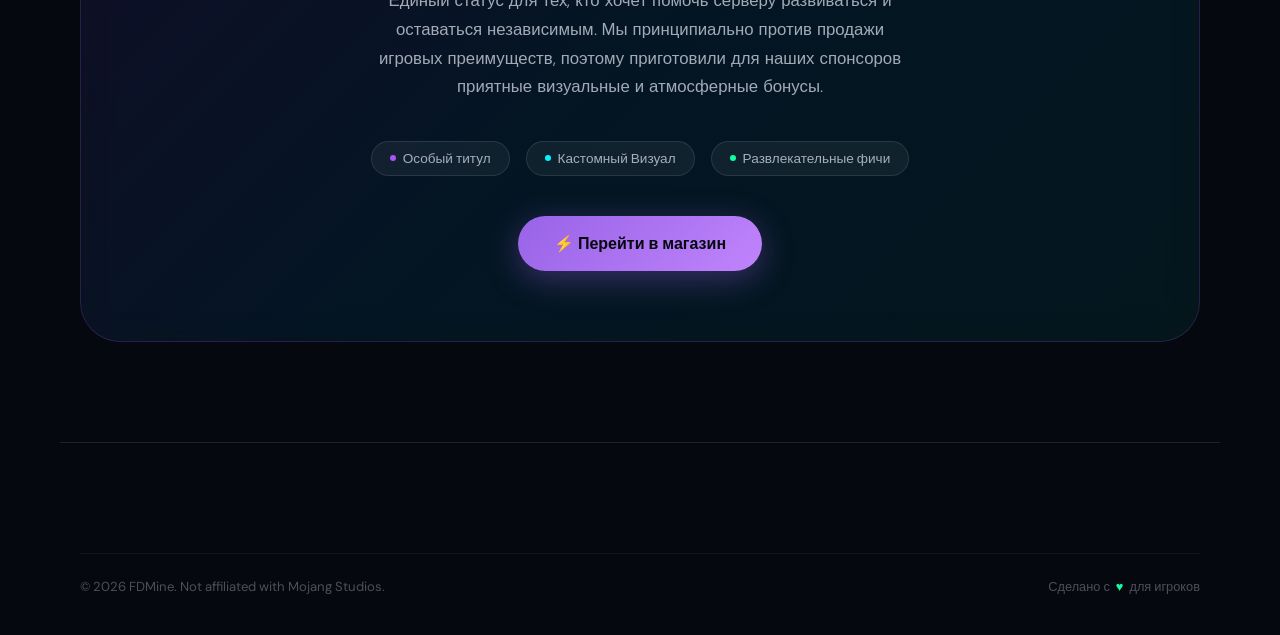
<file: fdmine.html>
<!DOCTYPE html>
<html lang="ru">
<head>
<meta charset="UTF-8">
<meta name="viewport" content="width=device-width, initial-scale=1.0">
<title>FDMine — Твой новый мир</title>
<link rel="preconnect" href="https://fonts.googleapis.com">
<link href="https://fonts.googleapis.com/css2?family=Montserrat:wght@400;600;700;800&family=DM+Sans:ital,opsz,wght@0,9..40,300;0,9..40,400;0,9..40,500;1,9..40,300&display=swap" rel="stylesheet">
<link rel="stylesheet" href="style.css">
</head>
<body>

<!-- Жидкие шары на фоне -->
<div class="blobs">
  <div class="blob blob-1"></div>
  <div class="blob blob-2"></div>
  <div class="blob blob-3"></div>
  <div class="blob blob-4"></div>
  <div class="blob blob-5"></div>
</div>

<div class="wrapper">

<!-- ─── НАВИГАЦИЯ ─── -->
<nav>
  <div class="nav-logo">FDMine</div>
  <ul class="nav-links">
    <li><a href="#features">Особенности</a></li>
    <li><a href="#about">О сервере</a></li>
    <li><a href="#store">Донат</a></li>
    <li><a href="https://discord.gg/fdmine" class="nav-cta">Наш Discord</a></li>
  </ul>
  <div class="nav-hamburger" onclick="toggleMenu()">
    <span></span><span></span><span></span>
  </div>
</nav>

<!-- ─── ГЛАВНЫЙ ЭКРАН ─── -->
<section id="hero">
  <div class="hero-deco">
    <div class="deco-line"></div>
    <div class="deco-line deco-line-2"></div>
  </div>

  <div class="hero-eyebrow">
    <span class="dot"></span>
    Новый сезон уже запущен
  </div>

  <h1 class="hero-title">
    <span class="t1">Играй иначе.</span>
    <span class="t2">FDMine</span>
  </h1>

  <p class="hero-sub">
    Продуманное выживание с уникальной экономикой и кастомными механиками. Атмосферный мир, где каждый игрок оставляет свой след. Присоединяйся к комьюнити.
  </p>

  <div class="hero-actions">
    <button class="btn-ip" id="copyBtn" onclick="copyIP()">
      <span class="ip-icon" id="ipIcon">⬡</span>
      <span class="ip-text" id="ipText">mc.fdmine.ru</span>
      <span style="font-size:0.78rem; color: var(--text-muted); font-weight:400;">Нажми, чтобы скопировать</span>
    </button>
    <a href="#about" class="btn-secondary">↓ Исследовать мир</a>
  </div>

  <div class="hero-stats">
    <div class="stat-item">
      <div class="stat-value live" id="playerCount">247</div>
      <div class="stat-label">
        <span class="online-indicator"><span class="online-dot"></span>В игре сейчас</span>
      </div>
    </div>
    <div class="stat-divider"></div>
    <div class="stat-item">
      <div class="stat-value">1000+</div>
      <div class="stat-label">Уникальных достижений</div>
    </div>
    <div class="stat-divider"></div>
    <div class="stat-item">
      <div class="stat-value">1.21.11</div>
      <div class="stat-label">Версия сервера</div>
    </div>
  </div>
</section>

<!-- ─── ОСОБЕННОСТИ ─── -->
<section id="features">
  <div class="features-header reveal">
    <div class="section-label">Что мы предлагаем</div>
    <div class="section-title">Создано для тех,<br>кто хочет большего</div>
    <p class="section-desc">Каждая деталь проработана вручную. Каждая механика настроена до идеала.</p>
  </div>

<div class="features-grid">
    <div class="feature-card wide reveal">
      <div class="feature-icon icon-cyan">🏦</div>
      <div>
        <div class="feature-name">Банковская система</div>
        <div class="feature-desc">Открывайте личный банковский счёт, выбирайте тариф, пополняйте и снимайте средства, переводите другим игрокам. Полноценная финансовая система прямо в игре.</div>
      </div>
    </div>

    <div class="feature-card card-emerald reveal">
      <div class="feature-icon icon-emerald">💹</div>
      <div class="feature-name">Живая Экономика</div>
      <div class="feature-desc">Рынок управляется самими игроками. Торгуйте ресурсами, скупайте алмазы или станьте самым богатым магнатом сервера. Экономика реагирует на спрос.</div>
    </div>

    <div class="feature-card card-purple reveal">
      <div class="feature-icon icon-purple">🪙</div>
      <div class="feature-name">Система коинов</div>
      <div class="feature-desc">Зарабатывай коины игровым путём — абсолютно бесплатно. Трать их на уникальные эффекты и косметику. Никакого доната — только скилл и активность.</div>
    </div>

    <div class="feature-card card-pink reveal">
      <div class="feature-icon icon-pink">⚖️</div>
      <div class="feature-name">Законы и штрафы</div>
      <div class="feature-desc">Нарушил закон — получи штраф в АР (алмазная глубинносланцевая руда). На сервере действует реальная правовая система с полицией, судьями и советами миров.</div>
    </div>

    <div class="feature-card reveal">
      <div class="feature-icon icon-amber">🏆</div>
      <div class="feature-name">Лидерборды</div>
      <div class="feature-desc">Рейтинги по коинам, достижениям и наигранному времени. Докажи, что ты лучший — не в бою, а в развитии.</div>
    </div>

    <div class="feature-card card-emerald reveal">
      <div class="feature-icon icon-emerald">📖</div>
      <div class="feature-name">BlazeAndCave — 1000+ достижений</div>
      <div class="feature-desc">Датапак с более чем тысячей уникальных достижений. Исследуй, выполняй задачи и открывай то, чего нет в ванильном Minecraft.</div>
    </div>
    </div>

<a href="https://docs.fdmine.ru" class="docs-link reveal" target="_blank">
    📚 Узнать больше о сервере
  </a>
</section>

<!-- ─── О СЕРВЕРЕ ─── -->
<section id="about">
  <div class="about-grid">
    <div class="about-text reveal">
      <div class="section-label">Атмосфера сервера</div>
      <div class="section-title">Мир, где важен каждый</div>
      <p><strong>FDMine</strong> — это продуманное пространство для тех, кто устал от хаотичных серверов-однодневок. Мы создаем экосистему, где приятно находиться, развиваться и общаться.</p>
      <p>Здесь <strong>каждое решение имеет вес</strong>. Открывайте свое дело, взаимодействуйте с проработанной банковской системой, получайте документы и влияйте на экономику. Ваша история начинается с чистого листа.</p>
    </div>
    <div class="about-cards">
      <div class="about-card reveal">
        <div class="about-card-icon">💻</div>
        <div class="about-card-text">
          <h4>Самописные плагины</h4>
          <p>Мы пишем уникальные плагины для сервера с нуля. Это гарантирует высокую оптимизацию, стабильный TPS и механики, которых вы не найдете на других проектах.</p>
        </div>
      </div>
      <div class="about-card reveal">
        <div class="about-card-icon">🤝</div>
        <div class="about-card-text">
          <h4>Игроки на первом месте</h4>
          <p>Почти половина фишек сервера внедрена по идеям из тикетов в Discord. Мы читаем абсолютно всё.</p>
        </div>
      </div>
    </div>
  </div>
</section>

<!-- ─── ТИЗЕР МАГАЗИНА ─── -->
<section id="store">
  <div class="store-banner reveal">
    <div class="section-label">Поддержать проект</div>
    <div class="section-title">Подписка Premium</div>
    <p class="section-desc">Единый статус для тех, кто хочет помочь серверу развиваться и оставаться независимым. Мы принципиально против продажи игровых преимуществ, поэтому приготовили для наших спонсоров приятные визуальные и атмосферные бонусы.</p>
    <div class="store-perks">
      <div class="perk-chip"><span class="chip-dot" style="background:#a855f7;"></span>Особый титул</div>
      <div class="perk-chip"><span class="chip-dot" style="background:#00f5ff;"></span>Кастомный Визуал</div>
      <div class="perk-chip"><span class="chip-dot" style="background:#10ffa0;"></span>Развлекательные фичи</div>
    </div>
    <a href="https://store.fdmine.net" class="btn-store">⚡ Перейти в магазин</a>
  </div>
</section>

<!-- ─── ПОДВАЛ ─── -->
<footer>
  <div class="footer-bottom">
    <div class="footer-copy">© 2026 FDMine. Not affiliated with Mojang Studios.</div>
    <div class="footer-badge">Сделано с <span>♥</span> для игроков</div>
  </div>
</footer>

</div>

<!-- Уведомление -->
<div class="toast" id="toast">✓ IP скопирован в буфер обмена!</div>

<script src="script.js"></script>
</body>
</html>
</file>
<file: style.css>
/* montserrat-cyrillic-ext-400-normal */
@font-face {
  font-family: 'Montserrat';
  font-style: normal;
  font-display: swap;
  font-weight: 400;
  src: url(fonts/montserrat-cyrillic-ext-400-normal.woff2) format('woff2');
  unicode-range: U+0460-052F,U+1C80-1C8A,U+20B4,U+2DE0-2DFF,U+A640-A69F,U+FE2E-FE2F;
}

/* montserrat-cyrillic-400-normal */
@font-face {
  font-family: 'Montserrat';
  font-style: normal;
  font-display: swap;
  font-weight: 400;
  src: url(fonts/montserrat-cyrillic-400-normal.woff2) format('woff2');
  unicode-range: U+0301,U+0400-045F,U+0490-0491,U+04B0-04B1,U+2116;
}

/* montserrat-latin-ext-400-normal */
@font-face {
  font-family: 'Montserrat';
  font-style: normal;
  font-display: swap;
  font-weight: 400;
  src: url(fonts/montserrat-latin-ext-400-normal.woff2) format('woff2');
  unicode-range: U+0100-02BA,U+02BD-02C5,U+02C7-02CC,U+02CE-02D7,U+02DD-02FF,U+0304,U+0308,U+0329,U+1D00-1DBF,U+1E00-1E9F,U+1EF2-1EFF,U+2020,U+20A0-20AB,U+20AD-20C0,U+2113,U+2C60-2C7F,U+A720-A7FF;
}

/* montserrat-latin-400-normal */
@font-face {
  font-family: 'Montserrat';
  font-style: normal;
  font-display: swap;
  font-weight: 400;
  src: url(fonts/montserrat-latin-400-normal.woff2) format('woff2');
  unicode-range: U+0000-00FF,U+0131,U+0152-0153,U+02BB-02BC,U+02C6,U+02DA,U+02DC,U+0304,U+0308,U+0329,U+2000-206F,U+20AC,U+2122,U+2191,U+2193,U+2212,U+2215,U+FEFF,U+FFFD;
}

/* montserrat-cyrillic-ext-600-normal */
@font-face {
  font-family: 'Montserrat';
  font-style: normal;
  font-display: swap;
  font-weight: 600;
  src: url(fonts/montserrat-cyrillic-ext-600-normal.woff2) format('woff2');
  unicode-range: U+0460-052F,U+1C80-1C8A,U+20B4,U+2DE0-2DFF,U+A640-A69F,U+FE2E-FE2F;
}

/* montserrat-cyrillic-600-normal */
@font-face {
  font-family: 'Montserrat';
  font-style: normal;
  font-display: swap;
  font-weight: 600;
  src: url(fonts/montserrat-cyrillic-600-normal.woff2) format('woff2');
  unicode-range: U+0301,U+0400-045F,U+0490-0491,U+04B0-04B1,U+2116;
}

/* montserrat-latin-ext-600-normal */
@font-face {
  font-family: 'Montserrat';
  font-style: normal;
  font-display: swap;
  font-weight: 600;
  src: url(fonts/montserrat-latin-ext-600-normal.woff2) format('woff2');
  unicode-range: U+0100-02BA,U+02BD-02C5,U+02C7-02CC,U+02CE-02D7,U+02DD-02FF,U+0304,U+0308,U+0329,U+1D00-1DBF,U+1E00-1E9F,U+1EF2-1EFF,U+2020,U+20A0-20AB,U+20AD-20C0,U+2113,U+2C60-2C7F,U+A720-A7FF;
}

/* montserrat-latin-600-normal */
@font-face {
  font-family: 'Montserrat';
  font-style: normal;
  font-display: swap;
  font-weight: 600;
  src: url(fonts/montserrat-latin-600-normal.woff2) format('woff2');
  unicode-range: U+0000-00FF,U+0131,U+0152-0153,U+02BB-02BC,U+02C6,U+02DA,U+02DC,U+0304,U+0308,U+0329,U+2000-206F,U+20AC,U+2122,U+2191,U+2193,U+2212,U+2215,U+FEFF,U+FFFD;
}

/* montserrat-cyrillic-ext-700-normal */
@font-face {
  font-family: 'Montserrat';
  font-style: normal;
  font-display: swap;
  font-weight: 700;
  src: url(fonts/montserrat-cyrillic-ext-700-normal.woff2) format('woff2');
  unicode-range: U+0460-052F,U+1C80-1C8A,U+20B4,U+2DE0-2DFF,U+A640-A69F,U+FE2E-FE2F;
}

/* montserrat-cyrillic-700-normal */
@font-face {
  font-family: 'Montserrat';
  font-style: normal;
  font-display: swap;
  font-weight: 700;
  src: url(fonts/montserrat-cyrillic-700-normal.woff2) format('woff2');
  unicode-range: U+0301,U+0400-045F,U+0490-0491,U+04B0-04B1,U+2116;
}

/* montserrat-latin-ext-700-normal */
@font-face {
  font-family: 'Montserrat';
  font-style: normal;
  font-display: swap;
  font-weight: 700;
  src: url(fonts/montserrat-latin-ext-700-normal.woff2) format('woff2');
  unicode-range: U+0100-02BA,U+02BD-02C5,U+02C7-02CC,U+02CE-02D7,U+02DD-02FF,U+0304,U+0308,U+0329,U+1D00-1DBF,U+1E00-1E9F,U+1EF2-1EFF,U+2020,U+20A0-20AB,U+20AD-20C0,U+2113,U+2C60-2C7F,U+A720-A7FF;
}

/* montserrat-latin-700-normal */
@font-face {
  font-family: 'Montserrat';
  font-style: normal;
  font-display: swap;
  font-weight: 700;
  src: url(fonts/montserrat-latin-700-normal.woff2) format('woff2');
  unicode-range: U+0000-00FF,U+0131,U+0152-0153,U+02BB-02BC,U+02C6,U+02DA,U+02DC,U+0304,U+0308,U+0329,U+2000-206F,U+20AC,U+2122,U+2191,U+2193,U+2212,U+2215,U+FEFF,U+FFFD;
}

/* montserrat-cyrillic-ext-800-normal */
@font-face {
  font-family: 'Montserrat';
  font-style: normal;
  font-display: swap;
  font-weight: 800;
  src: url(fonts/montserrat-cyrillic-ext-800-normal.woff2) format('woff2');
  unicode-range: U+0460-052F,U+1C80-1C8A,U+20B4,U+2DE0-2DFF,U+A640-A69F,U+FE2E-FE2F;
}

/* montserrat-cyrillic-800-normal */
@font-face {
  font-family: 'Montserrat';
  font-style: normal;
  font-display: swap;
  font-weight: 800;
  src: url(fonts/montserrat-cyrillic-800-normal.woff2) format('woff2');
  unicode-range: U+0301,U+0400-045F,U+0490-0491,U+04B0-04B1,U+2116;
}

/* montserrat-latin-ext-800-normal */
@font-face {
  font-family: 'Montserrat';
  font-style: normal;
  font-display: swap;
  font-weight: 800;
  src: url(fonts/montserrat-latin-ext-800-normal.woff2) format('woff2');
  unicode-range: U+0100-02BA,U+02BD-02C5,U+02C7-02CC,U+02CE-02D7,U+02DD-02FF,U+0304,U+0308,U+0329,U+1D00-1DBF,U+1E00-1E9F,U+1EF2-1EFF,U+2020,U+20A0-20AB,U+20AD-20C0,U+2113,U+2C60-2C7F,U+A720-A7FF;
}

/* montserrat-latin-800-normal */
@font-face {
  font-family: 'Montserrat';
  font-style: normal;
  font-display: swap;
  font-weight: 800;
  src: url(fonts/montserrat-latin-800-normal.woff2) format('woff2');
  unicode-range: U+0000-00FF,U+0131,U+0152-0153,U+02BB-02BC,U+02C6,U+02DA,U+02DC,U+0304,U+0308,U+0329,U+2000-206F,U+20AC,U+2122,U+2191,U+2193,U+2212,U+2215,U+FEFF,U+FFFD;
}
/* dm-sans-latin-ext-300-normal */
@font-face {
  font-family: 'DM Sans';
  font-style: normal;
  font-display: swap;
  font-weight: 300;
  src: url(fonts/dm-sans-latin-ext-300-normal.woff2) format('woff2');
  unicode-range: U+0100-02BA,U+02BD-02C5,U+02C7-02CC,U+02CE-02D7,U+02DD-02FF,U+0304,U+0308,U+0329,U+1D00-1DBF,U+1E00-1E9F,U+1EF2-1EFF,U+2020,U+20A0-20AB,U+20AD-20C0,U+2113,U+2C60-2C7F,U+A720-A7FF;
}

/* dm-sans-latin-300-normal */
@font-face {
  font-family: 'DM Sans';
  font-style: normal;
  font-display: swap;
  font-weight: 300;
  src: url(fonts/dm-sans-latin-300-normal.woff2) format('woff2');
  unicode-range: U+0000-00FF,U+0131,U+0152-0153,U+02BB-02BC,U+02C6,U+02DA,U+02DC,U+0304,U+0308,U+0329,U+2000-206F,U+20AC,U+2122,U+2191,U+2193,U+2212,U+2215,U+FEFF,U+FFFD;
}

/* dm-sans-latin-ext-300-italic */
@font-face {
  font-family: 'DM Sans';
  font-style: italic;
  font-display: swap;
  font-weight: 300;
  src: url(fonts/dm-sans-latin-ext-300-italic.woff2) format('woff2');
  unicode-range: U+0100-02BA,U+02BD-02C5,U+02C7-02CC,U+02CE-02D7,U+02DD-02FF,U+0304,U+0308,U+0329,U+1D00-1DBF,U+1E00-1E9F,U+1EF2-1EFF,U+2020,U+20A0-20AB,U+20AD-20C0,U+2113,U+2C60-2C7F,U+A720-A7FF;
}

/* dm-sans-latin-300-italic */
@font-face {
  font-family: 'DM Sans';
  font-style: italic;
  font-display: swap;
  font-weight: 300;
  src: url(fonts/dm-sans-latin-300-italic.woff2) format('woff2');
  unicode-range: U+0000-00FF,U+0131,U+0152-0153,U+02BB-02BC,U+02C6,U+02DA,U+02DC,U+0304,U+0308,U+0329,U+2000-206F,U+20AC,U+2122,U+2191,U+2193,U+2212,U+2215,U+FEFF,U+FFFD;
}

/* dm-sans-latin-ext-400-normal */
@font-face {
  font-family: 'DM Sans';
  font-style: normal;
  font-display: swap;
  font-weight: 400;
  src: url(fonts/dm-sans-latin-ext-400-normal.woff2) format('woff2');
  unicode-range: U+0100-02BA,U+02BD-02C5,U+02C7-02CC,U+02CE-02D7,U+02DD-02FF,U+0304,U+0308,U+0329,U+1D00-1DBF,U+1E00-1E9F,U+1EF2-1EFF,U+2020,U+20A0-20AB,U+20AD-20C0,U+2113,U+2C60-2C7F,U+A720-A7FF;
}

/* dm-sans-latin-400-normal */
@font-face {
  font-family: 'DM Sans';
  font-style: normal;
  font-display: swap;
  font-weight: 400;
  src: url(fonts/dm-sans-latin-400-normal.woff2) format('woff2');
  unicode-range: U+0000-00FF,U+0131,U+0152-0153,U+02BB-02BC,U+02C6,U+02DA,U+02DC,U+0304,U+0308,U+0329,U+2000-206F,U+20AC,U+2122,U+2191,U+2193,U+2212,U+2215,U+FEFF,U+FFFD;
}

/* dm-sans-latin-ext-500-normal */
@font-face {
  font-family: 'DM Sans';
  font-style: normal;
  font-display: swap;
  font-weight: 500;
  src: url(fonts/dm-sans-latin-ext-500-normal.woff2) format('woff2');
  unicode-range: U+0100-02BA,U+02BD-02C5,U+02C7-02CC,U+02CE-02D7,U+02DD-02FF,U+0304,U+0308,U+0329,U+1D00-1DBF,U+1E00-1E9F,U+1EF2-1EFF,U+2020,U+20A0-20AB,U+20AD-20C0,U+2113,U+2C60-2C7F,U+A720-A7FF;
}

/* dm-sans-latin-500-normal */
@font-face {
  font-family: 'DM Sans';
  font-style: normal;
  font-display: swap;
  font-weight: 500;
  src: url(fonts/dm-sans-latin-500-normal.woff2) format('woff2');
  unicode-range: U+0000-00FF,U+0131,U+0152-0153,U+02BB-02BC,U+02C6,U+02DA,U+02DC,U+0304,U+0308,U+0329,U+2000-206F,U+20AC,U+2122,U+2191,U+2193,U+2212,U+2215,U+FEFF,U+FFFD;
}

:root {
  --bg: #060810;
  --glass: rgba(255,255,255,0.04);
  --glass-border: rgba(255,255,255,0.10);
  --glass-hover: rgba(255,255,255,0.08);
  --accent-cyan: #00f5ff;
  --accent-purple: #a855f7;
  --accent-emerald: #10ffa0;
  --accent-pink: #ff3cac;
  --text-primary: #f0f4ff;
  --text-secondary: rgba(240,244,255,0.67);
  --text-muted: rgba(240,244,255,0.30);
  --glow-cyan: 0 0 40px rgba(0,245,255,0.25), 0 0 80px rgba(0,245,255,0.10);
  --glow-purple: 0 0 40px rgba(168,85,247,0.25), 0 0 80px rgba(168,85,247,0.10);
  --radius-lg: 28px;
  --radius-xl: 40px;
  --blur: blur(20px) saturate(180%);
  --font-display: 'Montserrat', -apple-system, BlinkMacSystemFont, 'Segoe UI', Roboto, 'Helvetica Neue', Arial, sans-serif;
  --font-body: 'DM Sans', -apple-system, BlinkMacSystemFont, 'Segoe UI', Roboto, 'Helvetica Neue', Arial, sans-serif;
}

*, *::before, *::after { box-sizing: border-box; margin: 0; padding: 0; }

html { scroll-behavior: smooth; }

body {
  background: var(--bg);
  color: var(--text-primary);
  font-family: var(--font-body);
  min-height: 100vh;
  overflow-x: hidden;
  position: relative;
}

/* ─── ANIMATED BLOB BACKGROUND ─── */
.ambient-bg {
  position: fixed;
  inset: 0;
  z-index: 0;
  pointer-events: none;
  overflow: hidden;
}

/* мягкое цветное свечение фона — статичное, без анимации по кадрам */
.ambient-glow {
  position: absolute;
  border-radius: 50%;
  filter: blur(110px);
  animation: glowDrift linear infinite;
}
.ambient-glow-1 {
  width: 700px; height: 700px;
  background: radial-gradient(circle, #7c3aed 0%, #4f46e5 50%, transparent 70%);
  top: -220px; left: -200px;
  opacity: 0.28;
  animation-duration: 40s;
}
.ambient-glow-2 {
  width: 600px; height: 600px;
  background: radial-gradient(circle, #00f5ff 0%, #0891b2 50%, transparent 70%);
  bottom: -180px; right: -160px;
  opacity: 0.20;
  animation-duration: 46s;
  animation-direction: reverse;
}
.ambient-glow-3 {
  width: 480px; height: 480px;
  background: radial-gradient(circle, #10ffa0 0%, #059669 50%, transparent 70%);
  top: 40%; left: 40%;
  opacity: 0.14;
  animation-duration: 52s;
}

.ambient-glow-4 {
  width: 380px; height: 380px;
  background: radial-gradient(circle, #ff3cac 0%, #be185d 50%, transparent 70%);
  bottom: 10%; left: -100px;
  opacity: 0.12;
  animation-duration: 36s;
  animation-direction: reverse;
}

@keyframes glowDrift {
  0%   { transform: translate(0, 0) scale(1); }
  50%  { transform: translate(40px, 30px) scale(1.06); }
  100% { transform: translate(0, 0) scale(1); }
}

/* grid noise overlay */
body::before {
  content: '';
  position: fixed;
  inset: 0;
  z-index: 1;
  background-image:
    linear-gradient(rgba(255,255,255,0.015) 1px, transparent 1px),
    linear-gradient(90deg, rgba(255,255,255,0.015) 1px, transparent 1px);
  background-size: 60px 60px;
  pointer-events: none;
}

/* ─── LAYOUT ─── */
.wrapper { position: relative; z-index: 2; }

/* ─── GLASS MIXIN ─── */
.glass {
  background: var(--glass);
  backdrop-filter: var(--blur);
  -webkit-backdrop-filter: var(--blur);
  border: 1px solid var(--glass-border);
  border-radius: var(--radius-lg);
}

/* ─── NAV ─── */
nav {
  position: fixed;
  top: 20px;
  left: 50%;
  transform: translateX(-50%);
  width: min(900px, calc(100% - 40px));
  z-index: 100;
  background: rgba(6,8,16,0.55);
  backdrop-filter: var(--blur);
  -webkit-backdrop-filter: var(--blur);
  border: 1px solid var(--glass-border);
  border-radius: 100px;
  padding: 14px 24px;
  display: flex;
  align-items: center;
  justify-content: space-between;
  transition: background 0.3s;
}

.nav-logo {
  font-family: var(--font-display);
  font-weight: 800;
  font-size: 1.15rem;
  letter-spacing: -0.02em;
  background: linear-gradient(135deg, #9863e7, #c084fc);
  -webkit-background-clip: text;
  -webkit-text-fill-color: transparent;
  background-clip: text;
  text-decoration: none;
  cursor: pointer;
}

.nav-links {
  display: flex;
  gap: 8px;
  list-style: none;
}

.nav-links a {
  color: var(--text-secondary);
  text-decoration: none;
  font-size: 0.88rem;
  font-weight: 500;
  padding: 7px 16px;
  border-radius: 100px;
  transition: all 0.2s;
  letter-spacing: 0.01em;
}
.nav-links a:hover {
  color: var(--text-primary);
  background: rgba(255,255,255,0.07);
}

.nav-cta {
  background: linear-gradient(135deg, rgba(0,245,255,0.15), rgba(168,85,247,0.15));
  border: 1px solid rgba(0,245,255,0.25);
  color: var(--accent-cyan) !important;
  font-weight: 600 !important;
}
.nav-cta:hover {
  background: linear-gradient(135deg, rgba(0,245,255,0.25), rgba(168,85,247,0.25)) !important;
  box-shadow: var(--glow-cyan);
}

.nav-docs {
  background: rgba(255, 255, 255, 0.04);
  border: 1px solid rgba(255, 255, 255, 0.1);
  color: var(--text-primary) !important;
  font-weight: 600 !important;
}

.nav-docs:hover {
  background: rgba(255, 255, 255, 0.08) !important;
  border-color: rgba(168, 85, 247, 0.4); /* Фиолетовый акцент при наведении */
  box-shadow: var(--glow-purple); /* Мягкое фиолетовое свечение */
  color: #fff !important;
}

.nav-hamburger { display: none; flex-direction: column; gap: 5px; cursor: pointer; padding: 4px; }
.nav-hamburger span { display: block; width: 22px; height: 2px; background: var(--text-secondary); border-radius: 2px; transition: 0.3s; }

/* ─── HERO ─── */
#hero {
  min-height: 100vh;
  display: flex;
  flex-direction: column;
  align-items: center;
  justify-content: center;
  text-align: center;
  padding: 140px 20px 80px;
  position: relative;
}

.hero-eyebrow {
  display: inline-flex;
  align-items: center;
  gap: 8px;
  background: rgba(0,245,255,0.06);
  border: 1px solid rgba(0,245,255,0.18);
  border-radius: 100px;
  padding: 7px 18px;
  font-size: 0.80rem;
  font-weight: 500;
  color: var(--accent-cyan);
  letter-spacing: 0.08em;
  text-transform: uppercase;
  margin-bottom: 28px;
  animation: fadeUp 0.8s ease both;
}
.hero-eyebrow .dot {
  width: 7px; height: 7px;
  border-radius: 50%;
  background: var(--accent-emerald);
  box-shadow: 0 0 8px var(--accent-emerald);
  animation: pulse 2s ease-in-out infinite;
}
@keyframes pulse { 0%,100%{opacity:1;transform:scale(1)} 50%{opacity:0.6;transform:scale(0.85)} }

.hero-title {
  font-family: var(--font-display);
  font-size: clamp(4rem, 13vw, 9.5rem);
  font-weight: 800;
  line-height: 0.92;
  letter-spacing: -0.04em;
  margin-bottom: 24px;
  animation: fadeUp 0.9s 0.1s ease both;
}

.hero-title .t1 {
  display: block;
  background: linear-gradient(135deg, #fff 0%, rgba(255,255,255,0.7) 100%);
  -webkit-background-clip: text;
  -webkit-text-fill-color: transparent;
  background-clip: text;
}
.hero-title .t2 {
  display: block;
  background: linear-gradient(135deg, #9863e7 0%, #c084fc 100%);
  -webkit-background-clip: text;
  -webkit-text-fill-color: transparent;
  background-clip: text;
  filter: drop-shadow(0 0 30px rgba(152,99,231,0.4));
}

.hero-sub {
  font-size: clamp(1rem, 2.5vw, 1.25rem);
  color: var(--text-secondary);
  max-width: 560px;
  line-height: 1.65;
  margin-bottom: 48px;
  font-weight: 300;
  animation: fadeUp 0.9s 0.2s ease both;
}

.hero-actions {
  display: flex;
  flex-wrap: wrap;
  gap: 14px;
  align-items: center;
  justify-content: center;
  margin-bottom: 60px;
  animation: fadeUp 0.9s 0.3s ease both;
}

/* Copy IP button */
.btn-ip {
  position: relative;
  display: flex;
  align-items: center;
  gap: 12px;
  padding: 16px 28px;
  background: linear-gradient(135deg, rgba(0,245,255,0.12), rgba(168,85,247,0.12));
  border: 1px solid rgba(0,245,255,0.30);
  border-radius: 100px;
  font-family: var(--font-body);
  font-size: 0.95rem;
  font-weight: 600;
  color: var(--text-primary);
  cursor: pointer;
  transition: all 0.25s;
  backdrop-filter: blur(10px);
  overflow: hidden;
}
.btn-ip::before {
  content: '';
  position: absolute;
  inset: 0;
  background: linear-gradient(135deg, rgba(0,245,255,0.0), rgba(168,85,247,0.0));
  transition: background 0.25s;
  border-radius: inherit;
}
.btn-ip:hover {
  border-color: rgba(0,245,255,0.6);
  box-shadow: var(--glow-cyan);
  transform: translateY(-2px);
}
.btn-ip:hover::before {
  background: linear-gradient(135deg, rgba(0,245,255,0.08), rgba(168,85,247,0.08));
}
.btn-ip .ip-text { font-family: 'Courier New', monospace; font-size: 0.98rem; letter-spacing: 0.04em; }
.btn-ip .ip-icon { font-size: 1.1rem; transition: transform 0.2s; }
.btn-ip.copied { border-color: rgba(16,255,160,0.6); box-shadow: 0 0 40px rgba(16,255,160,0.3); }
.btn-ip.copied .ip-icon { transform: scale(1.3); }

.btn-primary {
  display: inline-flex;
  align-items: center;
  gap: 10px;
  padding: 16px 32px;
  background: linear-gradient(135deg, #9863e7, #c084fc);
  border: none;
  border-radius: 100px;
  font-family: var(--font-body);
  font-size: 0.95rem;
  font-weight: 700;
  color: #060810;
  cursor: pointer;
  text-decoration: none;
  transition: all 0.25s;
  box-shadow: 0 8px 32px rgba(152,99,231,0.35);
  letter-spacing: 0.01em;
}
.btn-primary:hover {
  transform: translateY(-3px) scale(1.03);
  box-shadow: 0 16px 48px rgba(152,99,231,0.5);
}
.btn-primary:hover .btn-arrow {
  transform: translateX(3px);
}
.btn-arrow {
  width: 18px;
  height: 18px;
  flex-shrink: 0;
  transition: transform 0.2s ease;
}

.btn-secondary {
  display: flex;
  align-items: center;
  gap: 10px;
  padding: 16px 28px;
  background: rgba(255,255,255,0.04);
  border: 1px solid var(--glass-border);
  border-radius: 100px;
  font-family: var(--font-body);
  font-size: 0.95rem;
  font-weight: 500;
  color: var(--text-secondary);
  cursor: pointer;
  text-decoration: none;
  transition: all 0.25s;
}
.btn-secondary:hover {
  background: rgba(255,255,255,0.07);
  color: var(--text-primary);
  transform: translateY(-2px);
}

/* Player counter */
.hero-stats {
  display: flex;
  gap: 40px;
  align-items: center;
  justify-content: center;
  animation: fadeUp 0.9s 0.4s ease both;
}
.stat-item {
  display: flex;
  flex-direction: column;
  align-items: center;
  gap: 4px;
}
.stat-value {
  font-family: var(--font-display);
  font-size: 2rem;
  font-weight: 800;
  background: linear-gradient(135deg, #fff, rgba(255,255,255,0.7));
  -webkit-background-clip: text;
  -webkit-text-fill-color: transparent;
  background-clip: text;
  line-height: 1;
}
.stat-value.live {
  background: linear-gradient(135deg, var(--accent-emerald), #059669);
  -webkit-background-clip: text;
  -webkit-text-fill-color: transparent;
  background-clip: text;
}
.stat-label { font-size: 0.78rem; font-weight: 500; color: var(--text-muted); letter-spacing: 0.06em; text-transform: uppercase; }
.stat-divider { width: 1px; height: 40px; background: var(--glass-border); }

/* ─── SECTIONS COMMON ─── */
section { padding: 100px 20px; max-width: 1160px; margin: 0 auto; }

.section-label {
  display: inline-block;
  font-size: 0.75rem;
  font-weight: 600;
  letter-spacing: 0.12em;
  text-transform: uppercase;
  color: var(--accent-cyan);
  margin-bottom: 14px;
}
.section-title {
  font-family: var(--font-display);
  font-size: clamp(2rem, 5vw, 3.4rem);
  font-weight: 800;
  letter-spacing: -0.03em;
  line-height: 1.05;
  margin-bottom: 18px;
  color: var(--text-primary);
}
.section-desc {
  font-size: 1.05rem;
  color: var(--text-secondary);
  max-width: 540px;
  line-height: 1.7;
  font-weight: 300;
}

/* Scroll reveal */
.reveal {
  opacity: 0;
  transform: translateY(40px);
  transition: opacity 0.7s ease, transform 0.7s ease;
}
.reveal.visible {
  opacity: 1;
  transform: translateY(0);
}

@keyframes fadeUp {
  from { opacity: 0; transform: translateY(30px); }
  to   { opacity: 1; transform: translateY(0); }
}

/* ─── FEATURES ─── */
#features { padding-top: 60px; }

.features-header { text-align: center; margin-bottom: 60px; }
.features-header .section-desc { margin: 0 auto; }

.features-grid {
  display: grid;
  grid-template-columns: repeat(3, 1fr);
  gap: 18px;
}

.feature-card {
  background: var(--glass);
  backdrop-filter: var(--blur);
  -webkit-backdrop-filter: var(--blur);
  border: 1px solid var(--glass-border);
  border-radius: var(--radius-lg);
  padding: 32px 28px;
  transition: all 0.3s ease;
  position: relative;
  overflow: hidden;
  cursor: default;
}
.feature-card::before {
  content: '';
  position: absolute;
  inset: 0;
  background: var(--card-gradient, linear-gradient(135deg, rgba(0,245,255,0.04), transparent));
  opacity: 0;
  transition: opacity 0.3s;
  border-radius: inherit;
}
.feature-card:hover {
  border-color: var(--card-accent, rgba(0,245,255,0.30));
  transform: translateY(-5px);
  box-shadow: 0 20px 60px rgba(0,0,0,0.3), var(--card-glow, var(--glow-cyan));
}
.feature-card:hover::before { opacity: 1; }

.feature-card.card-purple {
  --card-gradient: linear-gradient(135deg, rgba(168,85,247,0.06), transparent);
  --card-accent: rgba(168,85,247,0.35);
  --card-glow: var(--glow-purple);
}
.feature-card.card-emerald {
  --card-gradient: linear-gradient(135deg, rgba(16,255,160,0.05), transparent);
  --card-accent: rgba(16,255,160,0.25);
  --card-glow: 0 0 40px rgba(16,255,160,0.2);
}
.feature-card.card-pink {
  --card-gradient: linear-gradient(135deg, rgba(255,60,172,0.05), transparent);
  --card-accent: rgba(255,60,172,0.25);
  --card-glow: 0 0 40px rgba(255,60,172,0.2);
}

.feature-icon {
  width: 52px; height: 52px;
  border-radius: 16px;
  display: flex;
  align-items: center;
  justify-content: center;
  font-size: 1.5rem;
  margin-bottom: 20px;
  position: relative;
  z-index: 1;
}
.icon-cyan  { background: rgba(0,245,255,0.10); border: 1px solid rgba(0,245,255,0.20); }
.icon-purple { background: rgba(168,85,247,0.10); border: 1px solid rgba(168,85,247,0.20); }
.icon-emerald { background: rgba(16,255,160,0.10); border: 1px solid rgba(16,255,160,0.20); }
.icon-pink  { background: rgba(255,60,172,0.10); border: 1px solid rgba(255,60,172,0.20); }
.icon-amber { background: rgba(245,158,11,0.10); border: 1px solid rgba(245,158,11,0.20); }
.icon-blue  { background: rgba(59,130,246,0.10); border: 1px solid rgba(59,130,246,0.20); }

.feature-name {
  font-family: var(--font-display);
  font-size: 1.15rem;
  font-weight: 700;
  margin-bottom: 10px;
  position: relative; z-index: 1;
  letter-spacing: -0.02em;
}
.feature-desc {
  font-size: 0.90rem;
  color: var(--text-secondary);
  line-height: 1.65;
  position: relative; z-index: 1;
}

.feature-card.wide {
  grid-column: span 2;
  display: flex;
  gap: 32px;
  align-items: center;
}
.feature-card.wide .feature-icon { flex-shrink: 0; width: 64px; height: 64px; border-radius: 20px; font-size: 1.8rem; }
.feature-card.wide .feature-name { font-size: 1.3rem; margin-bottom: 12px; }

/* ─── ABOUT / LORE ─── */
#about {
  max-width: 1160px;
}
.about-grid {
  display: grid;
  grid-template-columns: 1fr 1fr;
  gap: 24px;
  align-items: start;
}
.about-text { padding-right: 20px; }
.about-text .section-title { margin-bottom: 20px; }
.about-text p {
  color: var(--text-secondary);
  line-height: 1.8;
  font-size: 0.98rem;
  font-weight: 300;
  margin-bottom: 16px;
}
.about-text p strong { color: var(--text-primary); font-weight: 500; }

.about-cards { display: flex; flex-direction: column; gap: 16px; }

.about-card {
  background: var(--glass);
  backdrop-filter: var(--blur);
  -webkit-backdrop-filter: var(--blur);
  border: 1px solid var(--glass-border);
  border-radius: 20px;
  padding: 22px 24px;
  display: flex;
  align-items: flex-start;
  gap: 16px;
  transition: all 0.3s;
}
.about-card:hover {
  border-color: rgba(168,85,247,0.30);
  transform: translateX(6px);
}
.about-card-icon { font-size: 1.5rem; flex-shrink: 0; margin-top: 2px; }
.about-card-text h4 { font-family: var(--font-display); font-size: 1rem; font-weight: 700; margin-bottom: 6px; letter-spacing: -0.02em; }
.about-card-text p { font-size: 0.87rem; color: var(--text-secondary); line-height: 1.6; }

/* ─── STORE TEASER ─── */
#store { max-width: 1160px; }

.store-banner {
  background: linear-gradient(135deg, rgba(168,85,247,0.08) 0%, rgba(0,245,255,0.06) 50%, rgba(16,255,160,0.06) 100%);
  border: 1px solid rgba(168,85,247,0.20);
  border-radius: var(--radius-xl);
  padding: 70px 60px;
  text-align: center;
  position: relative;
  overflow: hidden;
  backdrop-filter: var(--blur);
  -webkit-backdrop-filter: var(--blur);
}
.store-banner::before {
  content: '';
  position: absolute;
  top: -100px; left: 50%;
  transform: translateX(-50%);
  width: 600px; height: 300px;
  background: radial-gradient(ellipse, rgba(168,85,247,0.15) 0%, transparent 70%);
  pointer-events: none;
}
.store-banner .section-label { margin-bottom: 16px; }
.store-banner .section-title { font-size: clamp(1.8rem, 4vw, 3rem); max-width: 600px; margin: 0 auto 20px; }
.store-banner .section-desc { margin: 0 auto 40px; }

.store-perks {
  display: flex;
  gap: 16px;
  justify-content: center;
  flex-wrap: wrap;
  margin-bottom: 40px;
}
.perk-chip {
  background: rgba(255,255,255,0.05);
  border: 1px solid var(--glass-border);
  border-radius: 100px;
  padding: 8px 18px;
  font-size: 0.85rem;
  font-weight: 500;
  color: var(--text-secondary);
  display: flex;
  align-items: center;
  gap: 7px;
}
.perk-chip .chip-dot { width: 6px; height: 6px; border-radius: 50%; }

.btn-store {
  display: inline-flex;
  align-items: center;
  gap: 10px;
  padding: 17px 36px;
  background: linear-gradient(135deg, #9863e7, #c084fc);
  border: none;
  border-radius: 100px;
  font-family: var(--font-body);
  font-size: 1rem;
  font-weight: 600;
  color: #060810;
  cursor: pointer;
  text-decoration: none;
  transition: all 0.25s;
  box-shadow: 0 8px 32px rgba(152,99,231,0.35);
}
.btn-store:hover {
  transform: translateY(-3px) scale(1.03);
  box-shadow: 0 16px 48px rgba(152,99,231,0.5);
}

/* ─── FOOTER ─── */
footer {
  border-top: 1px solid var(--glass-border);
  padding: 60px 20px 40px;
  max-width: 1160px;
  margin: 0 auto;
}
.footer-inner {
  display: flex;
  justify-content: space-between;
  align-items: flex-start;
  gap: 40px;
  flex-wrap: wrap;
}
.footer-brand {}
.footer-logo {
  font-family: var(--font-display);
  font-weight: 800;
  font-size: 1.4rem;
  letter-spacing: -0.03em;
  background: linear-gradient(135deg, #9863e7, #c084fc);
  -webkit-background-clip: text;
  -webkit-text-fill-color: transparent;
  background-clip: text;
  margin-bottom: 10px;
}
.footer-tagline { font-size: 0.88rem; color: var(--text-muted); max-width: 220px; line-height: 1.6; }

.footer-links { display: flex; gap: 60px; }
.footer-col h5 { font-family: var(--font-display); font-size: 0.85rem; font-weight: 700; color: var(--text-primary); margin-bottom: 16px; letter-spacing: 0.05em; text-transform: uppercase; }
.footer-col ul { list-style: none; }
.footer-col li { margin-bottom: 10px; }
.footer-col a { font-size: 0.88rem; color: var(--text-muted); text-decoration: none; transition: color 0.2s; }
.footer-col a:hover { color: var(--text-primary); }

.footer-socials {
  display: flex;
  gap: 10px;
  margin-top: 24px;
}
.social-btn {
  width: 40px; height: 40px;
  border-radius: 12px;
  background: var(--glass);
  border: 1px solid var(--glass-border);
  display: flex; align-items: center; justify-content: center;
  font-size: 1.05rem;
  text-decoration: none;
  color: var(--text-secondary);
  transition: all 0.2s;
  backdrop-filter: blur(8px);
}
.social-btn:hover {
  background: rgba(255,255,255,0.08);
  color: var(--text-primary);
  transform: translateY(-2px);
  border-color: rgba(255,255,255,0.18);
}

.footer-bottom {
  margin-top: 50px;
  padding-top: 24px;
  border-top: 1px solid rgba(255,255,255,0.05);
  display: flex;
  justify-content: space-between;
  align-items: center;
  flex-wrap: wrap;
  gap: 12px;
}
.footer-copy { font-size: 0.82rem; color: var(--text-muted); }
.footer-badge {
  font-size: 0.80rem;
  color: var(--text-muted);
  display: flex;
  align-items: center;
  gap: 6px;
}
.footer-badge span { color: var(--accent-emerald); }
.footer-author {
  color: var(--accent-purple);
  font-weight: 600;
  text-decoration: none;
  transition: color 0.2s;
}
.footer-author:hover { color: var(--accent-cyan); }

/* ─── TOAST ─── */
.toast {
  position: fixed;
  bottom: 30px;
  left: 50%;
  transform: translateX(-50%) translateY(80px);
  background: rgba(16,255,160,0.10);
  border: 1px solid rgba(16,255,160,0.25);
  backdrop-filter: blur(20px);
  -webkit-backdrop-filter: blur(20px);
  border-radius: 100px;
  padding: 12px 24px;
  font-size: 0.90rem;
  font-weight: 500;
  color: var(--accent-emerald);
  z-index: 999;
  transition: transform 0.4s cubic-bezier(0.34, 1.56, 0.64, 1), opacity 0.3s;
  opacity: 0;
  display: flex;
  align-items: center;
  gap: 8px;
}
.toast.show { transform: translateX(-50%) translateY(0); opacity: 1; }

/* ─── RESPONSIVE ─── */
@media (max-width: 900px) {
  .features-grid { grid-template-columns: 1fr 1fr; }
  .feature-card.wide { grid-column: span 2; }
  .about-grid { grid-template-columns: 1fr; }
  .about-text { padding-right: 0; }
  .footer-links { gap: 30px; }
}

@media (max-width: 650px) {
  .nav-links { display: none; }
  .nav-hamburger { display: flex; }
  .features-grid { grid-template-columns: 1fr; }
  .feature-card.wide { grid-column: span 1; flex-direction: column; gap: 16px; }
  .store-banner { padding: 48px 28px; }
  .footer-inner { flex-direction: column; }
  .footer-links { flex-direction: column; gap: 30px; }
  .hero-stats { gap: 20px; }
  .stat-divider { height: 30px; }
  .stat-value { font-size: 1.5rem; }
}


/* ─── NAV LOGO FLEX ─── */
.nav-logo {
  display: flex;
  align-items: center;
  gap: 10px;
}

/* ─── NAV ONLINE INDICATOR ─── */
.nav-online {
  display: inline-flex;
  align-items: center;
  gap: 5px;
  background: rgba(16,255,160,0.08);
  border: 1px solid rgba(16,255,160,0.20);
  border-radius: 100px;
  padding: 3px 10px 3px 7px;
  font-family: var(--font-body);
  font-size: 0.72rem;
  font-weight: 500;
  color: var(--accent-emerald);
  letter-spacing: 0.01em;
  -webkit-text-fill-color: var(--accent-emerald);
  /* override gradient from parent */
  background-clip: unset;
  -webkit-background-clip: unset;
}
.nav-online-dot {
  width: 6px;
  height: 6px;
  border-radius: 50%;
  background: var(--accent-emerald);
  box-shadow: 0 0 6px var(--accent-emerald);
  animation: pulse 2s ease-in-out infinite;
  flex-shrink: 0;
}
.nav-online-count {
  font-variant-numeric: tabular-nums;
}

/* ─── HOW TO START ─── */
#howto {
  max-width: 1160px;
  padding-top: 0;
}

.howto-inner {
  display: grid;
  grid-template-columns: 300px 1fr;
  gap: 60px 80px;
  align-items: start;
}

.howto-head {
  position: sticky;
  top: 100px;
}

.howto-cta {
  grid-column: 2;
  padding-top: 8px;
}

.steps-list {
  display: flex;
  flex-direction: column;
  gap: 0;
}

.step-item {
  display: flex;
  align-items: flex-start;
  gap: 28px;
  padding: 28px 0;
  border-bottom: 1px solid rgba(255,255,255,0.05);
  transition: background 0.2s;
}
.step-item:last-child { border-bottom: none; }

.step-left {
  flex-shrink: 0;
  width: 48px;
  padding-top: 4px;
}

.step-num-big {
  font-family: var(--font-display);
  font-size: 0.72rem;
  font-weight: 800;
  letter-spacing: 0.1em;
  color: rgba(152,99,231,0.5);
}

.step-right {
  display: flex;
  align-items: flex-start;
  gap: 18px;
  flex: 1;
}

.step-icon-sm {
  font-size: 1.4rem;
  flex-shrink: 0;
  width: 44px;
  height: 44px;
  border-radius: 14px;
  background: rgba(255,255,255,0.04);
  border: 1px solid var(--glass-border);
  display: flex;
  align-items: center;
  justify-content: center;
  transition: border-color 0.25s;
}
.step-item:hover .step-icon-sm {
  border-color: rgba(152,99,231,0.35);
}

.step-title {
  font-family: var(--font-display);
  font-size: 1rem;
  font-weight: 700;
  color: var(--text-primary);
  margin-bottom: 5px;
  letter-spacing: -0.02em;
}

.step-body {
  font-size: 0.875rem;
  color: var(--text-secondary);
  line-height: 1.65;
  font-weight: 300;
}

.step-body code {
  font-family: 'Courier New', monospace;
  font-size: 0.82rem;
  color: var(--accent-cyan);
  background: rgba(0,245,255,0.08);
  border: 1px solid rgba(0,245,255,0.15);
  border-radius: 6px;
  padding: 1px 7px;
}

/* ─── PHILOSOPHY ─── */
#philosophy {
  max-width: 1160px;
  padding-top: 0;
}

.phi-head {
  margin-bottom: 48px;
}

.phi-accent {
  background: linear-gradient(135deg, #9863e7, #c084fc);
  -webkit-background-clip: text;
  -webkit-text-fill-color: transparent;
  background-clip: text;
}

.phi-row {
  display: grid;
  grid-template-columns: 1fr auto 1fr auto 1fr;
  gap: 0;
  align-items: start;
}

.phi-sep {
  width: 1px;
  background: rgba(255,255,255,0.07);
  margin: 0 40px;
  align-self: stretch;
  min-height: 100px;
}

.phi-item {
  padding: 4px 0;
}

.phi-icon {
  display: inline-flex;
  align-items: center;
  justify-content: center;
  font-size: 1.4rem;
  margin-bottom: 16px;
}

.phi-item-title {
  font-family: var(--font-display);
  font-size: 1.05rem;
  font-weight: 700;
  color: var(--text-primary);
  margin-bottom: 10px;
  letter-spacing: -0.02em;
}

.phi-item-desc {
  font-size: 0.875rem;
  color: var(--text-secondary);
  line-height: 1.7;
  font-weight: 300;
  max-width: 280px;
}

/* ─── ONLINE INDICATOR (hero) ─── */
.online-indicator {
  display: inline-flex;
  align-items: center;
  gap: 6px;
  font-size: 0.85rem;
  font-weight: 500;
  color: var(--accent-emerald);
}
.online-dot {
  width: 8px; height: 8px;
  border-radius: 50%;
  background: var(--accent-emerald);
  box-shadow: 0 0 10px var(--accent-emerald);
  animation: pulse 2s ease-in-out infinite;
}

/* ─── DOCS LINK ─── */
.docs-link {
  display: flex;
  align-items: center;
  justify-content: center;
  gap: 12px;
  width: fit-content;
  margin: 40px auto 0;
  padding: 24px 32px;
  background: linear-gradient(135deg, rgba(152,99,231,0.12) 0%, rgba(0,245,255,0.05) 100%);
  backdrop-filter: var(--blur);
  -webkit-backdrop-filter: var(--blur);
  border: 1px solid rgba(152,99,231,0.35);
  border-radius: var(--radius-lg);
  font-family: var(--font-display);
  font-size: 1.05rem;
  font-weight: 700;
  color: var(--text-primary);
  text-decoration: none;
  position: relative;
  overflow: hidden;
  transition: all 0.3s ease;
  box-shadow: 0 10px 30px rgba(0,0,0,0.2);
}
.docs-link::before {
  content: '';
  position: absolute;
  top: 0; left: -100%;
  width: 50%; height: 100%;
  background: linear-gradient(90deg, transparent, rgba(255,255,255,0.12), transparent);
  transform: skewX(-20deg);
  transition: 0.6s ease;
}
.docs-link .docs-icon { font-size: 1.3rem; }
.docs-link .docs-arrow { width: 20px; height: 20px; transition: transform 0.3s ease; }
.docs-link:hover {
  border-color: rgba(0,245,255,0.5);
  color: #fff;
  transform: translateY(-4px);
  box-shadow: 0 15px 40px rgba(0,0,0,0.3), var(--glow-cyan);
}
.docs-link:hover::before { left: 150%; }
.docs-link:hover .docs-arrow { transform: translateX(4px); }

/* ─── DECORATIVE LINES ─── */
.hero-deco {
  position: absolute;
  inset: 0;
  pointer-events: none;
  overflow: hidden;
}
.deco-line {
  position: absolute;
  background: linear-gradient(90deg, transparent, rgba(0,245,255,0.12), transparent);
  height: 1px;
  width: 100%;
  top: 50%;
}
.deco-line-2 {
  background: linear-gradient(90deg, transparent, rgba(168,85,247,0.10), transparent);
  top: 65%;
}

/* ─── IP hint ─── */
.ip-hint { font-size: 0.78rem; color: var(--text-muted); font-weight: 400; }

/* ─── FAQ — ACCORDION ─── */
#about { max-width: 1160px; }

.faq-head { margin-bottom: 36px; }

.faq-title {
  font-family: var(--font-display);
  font-size: clamp(2rem, 5vw, 3rem);
  font-weight: 800;
  letter-spacing: -0.03em;
  color: var(--text-primary);
}
.faq-title-accent {
  background: linear-gradient(135deg, #9863e7, #c084fc);
  -webkit-background-clip: text;
  -webkit-text-fill-color: transparent;
  background-clip: text;
}

.faq-tabs {
  display: inline-flex;
  gap: 4px;
  background: rgba(255,255,255,0.04);
  border: 1px solid var(--glass-border);
  border-radius: 100px;
  padding: 5px;
  margin-bottom: 32px;
}
.faq-tab {
  padding: 9px 24px;
  border-radius: 100px;
  border: none;
  background: transparent;
  font-family: var(--font-body);
  font-size: 0.90rem;
  font-weight: 500;
  color: var(--text-secondary);
  cursor: pointer;
  transition: all 0.2s;
}
.faq-tab:hover { color: var(--text-primary); }
.faq-tab.active {
  background: linear-gradient(135deg, #9863e7, #c084fc);
  color: #fff;
  font-weight: 600;
}

.faq-panel { display: none; opacity: 0; }
.faq-panel.active { display: block; animation: faqFadeIn 0.22s ease forwards; }
.faq-panel.fading { animation: faqFadeOut 0.18s ease forwards; display: block; }

@keyframes faqFadeIn {
  from { opacity: 0; transform: translateY(8px); }
  to   { opacity: 1; transform: translateY(0); }
}
@keyframes faqFadeOut {
  from { opacity: 1; transform: translateY(0); }
  to   { opacity: 0; transform: translateY(-6px); }
}

/* Accordion */
.accordion {
  display: flex;
  flex-direction: column;
  gap: 0;
  border: 1px solid var(--glass-border);
  border-radius: var(--radius-lg);
  overflow: hidden;
  background: rgba(255,255,255,0.02);
  backdrop-filter: var(--blur);
  -webkit-backdrop-filter: var(--blur);
}

.acc-item {
  border-bottom: 1px solid rgba(255,255,255,0.05);
}
.acc-item:last-child { border-bottom: none; }

.acc-q {
  width: 100%;
  display: flex;
  align-items: center;
  justify-content: space-between;
  gap: 16px;
  padding: 20px 28px;
  background: transparent;
  border: none;
  cursor: pointer;
  font-family: var(--font-display);
  font-size: 0.95rem;
  font-weight: 600;
  color: var(--text-primary);
  text-align: left;
  transition: background 0.2s, color 0.2s;
  letter-spacing: -0.01em;
}
.acc-q:hover {
  background: rgba(152,99,231,0.05);
  color: #fff;
}
.acc-q.open {
  color: #c084fc;
}

.acc-arrow {
  width: 18px;
  height: 18px;
  flex-shrink: 0;
  color: var(--text-muted);
  transition: transform 0.25s ease, color 0.2s;
}
.acc-q.open .acc-arrow {
  transform: rotate(180deg);
  color: #c084fc;
}

.acc-a {
  display: block;
  max-height: 0;
  overflow: hidden;
  opacity: 0;
  padding: 0 28px;
  font-size: 0.90rem;
  color: var(--text-secondary);
  line-height: 1.7;
  font-weight: 300;
  transition: max-height 0.38s cubic-bezier(0.4,0,0.2,1),
              opacity 0.28s ease,
              padding 0.38s ease;
}
.acc-a.open {
  max-height: 300px;
  opacity: 1;
  padding: 0 28px 20px;
}

/* ─── FOOTER IP BUTTON ─── */
.footer-ip-btn {
  display: inline-flex;
  align-items: center;
  gap: 7px;
  background: rgba(255,255,255,0.04);
  border: 1px solid var(--glass-border);
  border-radius: 100px;
  padding: 6px 14px;
  font-family: 'Courier New', monospace;
  font-size: 0.80rem;
  font-weight: 500;
  color: var(--text-muted);
  cursor: pointer;
  transition: all 0.2s;
}
.footer-ip-btn:hover {
  border-color: rgba(0,245,255,0.30);
  color: var(--accent-cyan);
  background: rgba(0,245,255,0.05);
}
.footer-ip-dot {
  width: 5px;
  height: 5px;
  border-radius: 50%;
  background: var(--accent-emerald);
  box-shadow: 0 0 5px var(--accent-emerald);
  animation: pulse 2s ease-in-out infinite;
}

/* ─── RESPONSIVE ─── */
@media (max-width: 900px) {
  .howto-inner {
    grid-template-columns: 1fr;
    gap: 40px;
  }
  .howto-head { position: static; }
  .howto-cta { grid-column: 1; }

  .phi-row {
    grid-template-columns: 1fr;
    gap: 32px;
  }
  .phi-sep { display: none; }
  .phi-item-desc { max-width: 100%; }
}

@media (max-width: 600px) {
  .faq-tabs { width: 100%; justify-content: center; }
  .footer-ip-btn { display: none; }
  .acc-q { padding: 18px 20px; font-size: 0.90rem; }
  .acc-a { padding: 0 20px; }
  .acc-a.open { padding: 0 20px 18px; }
}
/* ─── МОБИЛЬНОЕ МЕНЮ — CSS-КЛАСС (замена инлайн-стилей из JS) ─── */
@media (max-width: 650px) {
  .nav-links.open {
    display: flex;
    flex-direction: column;
    position: fixed;
    top: 76px;
    left: 16px;
    right: 16px;
    z-index: 999;                          /* выше всего — doc-shell, контент, blobs */
    background: rgba(6, 8, 16, 0.97);
    backdrop-filter: blur(24px) saturate(180%);
    -webkit-backdrop-filter: blur(24px) saturate(180%);
    border: 1px solid rgba(255, 255, 255, 0.12);
    border-radius: 20px;
    padding: 12px;
    gap: 2px;
    box-shadow: 0 24px 60px rgba(0, 0, 0, 0.6);
  }

  .nav-links.open li { width: 100%; }

  .nav-links.open a {
    display: block;
    width: 100%;
    padding: 12px 18px;
    border-radius: 14px;
    font-size: 0.95rem;
  }

  /* Анимация гамбургера → крестик */
  .nav-hamburger.open span:nth-child(1) {
    transform: translateY(7px) rotate(45deg);
  }
  .nav-hamburger.open span:nth-child(2) {
    opacity: 0;
    transform: scaleX(0);
  }
  .nav-hamburger.open span:nth-child(3) {
    transform: translateY(-7px) rotate(-45deg);
  }
}

/* ─── СВЕТЛАЯ ТЕМА ─── */
[data-theme="light"] {
  --bg: #f4f4f8;
  --glass: rgba(255,255,255,0.70);
  --glass-border: rgba(0,0,0,0.08);
  --glass-hover: rgba(0,0,0,0.04);
  --text-primary: #0f0f1a;
  --text-secondary: rgba(15,15,26,0.65);
  --text-muted: rgba(15,15,26,0.38);
  --glow-cyan: 0 0 40px rgba(0,180,200,0.15), 0 0 80px rgba(0,180,200,0.07);
  --glow-purple: 0 0 40px rgba(140,60,220,0.15), 0 0 80px rgba(140,60,220,0.07);
}

/* Фон страницы */
[data-theme="light"] body {
  background: #f4f4f8;
}

/* Сетка */
[data-theme="light"] body::before {
  background-image:
    linear-gradient(rgba(0,0,0,0.04) 1px, transparent 1px),
    linear-gradient(90deg, rgba(0,0,0,0.04) 1px, transparent 1px);
}

/* Блобы чуть тише */
[data-theme="light"] .ambient-glow {
  opacity: 0.55;
  mix-blend-mode: multiply;
}
[data-theme="light"] .ambient-glow-3 { opacity: 0.35; }
[data-theme="light"] .ambient-glow-4 { opacity: 0.30; }

/* Навигация */
[data-theme="light"] nav {
  background: rgba(255,255,255,0.75);
  border-color: rgba(0,0,0,0.09);
}
[data-theme="light"] .nav-links a:hover {
  background: rgba(0,0,0,0.05);
}
[data-theme="light"] .nav-docs {
  background: rgba(0,0,0,0.04);
  border-color: rgba(0,0,0,0.09);
}
[data-theme="light"] .nav-docs:hover {
  background: rgba(0,0,0,0.07) !important;
}
[data-theme="light"] .nav-hamburger span {
  background: var(--text-secondary);
}

/* Мобильное меню */
@media (max-width: 650px) {
  [data-theme="light"] .nav-links.open {
    background: rgba(248,248,252,0.97);
    border-color: rgba(0,0,0,0.10);
    box-shadow: 0 24px 60px rgba(0,0,0,0.12);
  }
}

/* Кнопки */
[data-theme="light"] .btn-primary { color: #fff; }
[data-theme="light"] .btn-store   { color: #fff; }
[data-theme="light"] .btn-secondary {
  background: rgba(0,0,0,0.04);
  border-color: rgba(0,0,0,0.10);
  color: var(--text-secondary);
}
[data-theme="light"] .btn-secondary:hover {
  background: rgba(0,0,0,0.07);
  color: var(--text-primary);
}
[data-theme="light"] .btn-ip {
  background: linear-gradient(135deg, rgba(0,200,220,0.10), rgba(140,60,220,0.10));
  border-color: rgba(0,200,220,0.30);
  color: var(--text-primary);
}

/* Карточки */
[data-theme="light"] .feature-card {
  background: rgba(255,255,255,0.75);
  border-color: rgba(0,0,0,0.08);
  box-shadow: 0 2px 12px rgba(0,0,0,0.05);
}
[data-theme="light"] .feature-card:hover {
  box-shadow: 0 20px 60px rgba(0,0,0,0.10), var(--card-glow, var(--glow-cyan));
}

/* Аккордеон FAQ */
[data-theme="light"] .accordion {
  background: rgba(255,255,255,0.70);
  border-color: rgba(0,0,0,0.08);
}
[data-theme="light"] .acc-item {
  border-bottom-color: rgba(0,0,0,0.06);
}
[data-theme="light"] .acc-q:hover {
  background: rgba(140,60,220,0.04);
}
[data-theme="light"] .faq-tabs {
  background: rgba(0,0,0,0.04);
  border-color: rgba(0,0,0,0.08);
}
[data-theme="light"] .faq-tab { color: var(--text-secondary); }
[data-theme="light"] .faq-tab:hover { color: var(--text-primary); }
[data-theme="light"] .faq-tab.active { color: #fff; }

/* Шаги */
[data-theme="light"] .step-item {
  border-bottom-color: rgba(0,0,0,0.06);
}
[data-theme="light"] .step-icon-sm {
  background: rgba(0,0,0,0.03);
  border-color: rgba(0,0,0,0.08);
}

/* Принципы */
[data-theme="light"] .phi-sep {
  background: rgba(0,0,0,0.08);
}

/* Магазин */
[data-theme="light"] .store-banner {
  background: linear-gradient(135deg, rgba(140,60,220,0.06), rgba(0,200,220,0.04), rgba(16,200,130,0.04));
  border-color: rgba(140,60,220,0.15);
}
[data-theme="light"] .perk-chip {
  background: rgba(0,0,0,0.04);
  border-color: rgba(0,0,0,0.08);
}

/* Тост */
[data-theme="light"] .toast {
  background: rgba(16,200,130,0.10);
  border-color: rgba(16,200,130,0.25);
}

/* Footer */
[data-theme="light"] footer {
  border-top-color: rgba(0,0,0,0.08);
}
[data-theme="light"] .footer-bottom {
  border-top-color: rgba(0,0,0,0.06);
}
[data-theme="light"] .footer-ip-btn {
  background: rgba(0,0,0,0.04);
  border-color: rgba(0,0,0,0.09);
}
[data-theme="light"] .footer-ip-btn:hover {
  border-color: rgba(0,200,220,0.35);
  background: rgba(0,200,220,0.06);
}

/* Code inline */
[data-theme="light"] .step-body code {
  background: rgba(0,180,200,0.08);
  border-color: rgba(0,180,200,0.18);
}

/* ─── ДОКУМЕНТАЦИЯ — светлая тема ─── */
[data-theme="light"] .doc-sidebar {
  background: rgba(255,255,255,0.80);
  border-color: rgba(0,0,0,0.08);
}
[data-theme="light"] .doc-sidebar::-webkit-scrollbar-thumb {
  background: rgba(0,0,0,0.12);
}
[data-theme="light"] .doc-nav-link:hover {
  background: rgba(0,0,0,0.05);
}
[data-theme="light"] .doc-nav-link.active {
  background: linear-gradient(135deg, rgba(140,60,220,0.12), rgba(0,200,220,0.07));
  border-color: rgba(140,60,220,0.22);
}
[data-theme="light"] .doc-sidebar-toggle {
  background: rgba(255,255,255,0.75);
  border-color: rgba(0,0,0,0.08);
}
[data-theme="light"] .doc-note {
  background: rgba(255,255,255,0.70);
  border-color: rgba(0,0,0,0.08);
}
[data-theme="light"] .doc-item-card {
  background: rgba(255,255,255,0.75);
  border-color: rgba(0,0,0,0.08);
}
[data-theme="light"] .doc-item-card:hover {
  border-color: rgba(140,60,220,0.22);
}
[data-theme="light"] .doc-link-card {
  background: rgba(255,255,255,0.75);
  border-color: rgba(0,0,0,0.08);
}
[data-theme="light"] .doc-table-wrap {
  border-color: rgba(0,0,0,0.08);
}
[data-theme="light"] .doc-table th {
  background: rgba(0,0,0,0.03);
}
[data-theme="light"] .doc-table td {
  border-top-color: rgba(0,0,0,0.06);
}
[data-theme="light"] .doc-table td code,
[data-theme="light"] .doc-table td .doc-cmd {
  background: rgba(0,0,0,0.04);
  border-color: rgba(0,0,0,0.08);
}
[data-theme="light"] .doc-divider {
  border-top-color: rgba(0,0,0,0.08);
}
[data-theme="light"] .doc-search-wrap {
  background: rgba(255,255,255,0.70);
  border-color: rgba(0,0,0,0.08);
}
[data-theme="light"] .doc-search-input { color: var(--text-primary); }
[data-theme="light"] .doc-search-results {
  border-color: rgba(0,0,0,0.08);
}
[data-theme="light"] .doc-search-hit:hover {
  background: rgba(0,0,0,0.04);
}
[data-theme="light"] .doc-search-hit-snippet mark {
  background: rgba(140,60,220,0.18);
}
[data-theme="light"] .doc-breadcrumb {
  background: rgba(255,255,255,0.70);
  border-color: rgba(0,0,0,0.08);
}
[data-theme="light"] .doc-sidebar-home { color: var(--text-secondary); }
[data-theme="light"] .doc-steps li {
  background: rgba(255,255,255,0.70);
  border-color: rgba(0,0,0,0.08);
}
[data-theme="light"] .accordion {
  background: rgba(255,255,255,0.70);
}
[data-theme="light"] .rule-card {
  background: rgba(255,255,255,0.70);
  border-color: rgba(0,0,0,0.08);
}
[data-theme="light"] .rule-punishments {
  background: rgba(255,255,255,0.70);
  border-color: rgba(0,0,0,0.08);
}
[data-theme="light"] .rules-nav-item {
  background: rgba(255,255,255,0.70);
  border-color: rgba(0,0,0,0.08);
}
[data-theme="light"] .doc-stub-badge {
  background: rgba(0,0,0,0.04);
  border-color: rgba(0,0,0,0.08);
}
[data-theme="light"] .doc-content code {
  background: rgba(0,0,0,0.05);
  border-color: rgba(0,0,0,0.09);
}
[data-theme="light"] .doc-banner {
  background: linear-gradient(135deg, var(--banner-a, rgba(140,60,220,0.12)), var(--banner-b, rgba(0,200,220,0.07)) 60%, transparent), #f4f4f8;
}
[data-theme="light"] .doc-banner::before {
  background-image:
    linear-gradient(rgba(0,0,0,0.05) 1px, transparent 1px),
    linear-gradient(90deg, rgba(0,0,0,0.05) 1px, transparent 1px);
}

/* ─── КНОПКА ПЕРЕКЛЮЧЕНИЯ ТЕМЫ ─── */
.theme-toggle {
  width: 36px;
  height: 36px;
  border-radius: 50%;
  border: 1px solid var(--glass-border);
  background: var(--glass);
  backdrop-filter: blur(10px);
  -webkit-backdrop-filter: blur(10px);
  cursor: pointer;
  display: flex;
  align-items: center;
  justify-content: center;
  font-size: 1rem;
  flex-shrink: 0;
  color: var(--text-secondary);
  overflow: hidden;
  position: relative;
}
.theme-toggle:hover {
  background: var(--glass-hover);
  color: var(--text-primary);
  border-color: rgba(168,85,247,0.35);
}
.theme-toggle svg {
  transition: transform 0.4s cubic-bezier(0.34, 1.56, 0.64, 1), opacity 0.3s ease;
  position: absolute;
}
.theme-toggle .icon-dark {
  transform: rotate(0deg);
  opacity: 1;
}
.theme-toggle .icon-light {
  transform: rotate(-90deg);
  opacity: 0;
}
[data-theme="light"] .theme-toggle .icon-dark {
  transform: rotate(90deg);
  opacity: 0;
}
[data-theme="light"] .theme-toggle .icon-light {
  transform: rotate(0deg);
  opacity: 1;
}
[data-theme="light"] .hero-title .t1 {
  background: linear-gradient(135deg, #1a1a2e 0%, rgba(15,15,26,0.75) 100%);
  -webkit-background-clip: text;
  -webkit-text-fill-color: transparent;
  background-clip: text;
}

[data-theme="light"] .stat-value {
  background: linear-gradient(135deg, #1a1a2e, rgba(15,15,26,0.7));
  -webkit-background-clip: text;
  -webkit-text-fill-color: transparent;
  background-clip: text;
}
[data-theme="light"] {
  --accent-cyan: #0891b2;
  --accent-emerald: #059669;
  --accent-pink: #db2777;
}

/* ─── ПЛАВНЫЙ ПЕРЕХОД МЕЖДУ ТЕМАМИ ─── */
*, *::before, *::after {
  transition:
    background-color 0.35s ease,
    border-color 0.35s ease,
    color 0.35s ease,
    box-shadow 0.35s ease,
    opacity 0.35s ease;
}

button, a, .feature-card, .doc-item-card, .doc-nav-link,
.doc-link-card, .acc-q, .faq-tab, .btn-ip, .btn-primary,
.btn-store, .theme-toggle {
  transition:
    background-color 0.35s ease,
    border-color 0.35s ease,
    color 0.35s ease,
    box-shadow 0.35s ease,
    transform 0.2s ease,
    opacity 0.35s ease;
}

/* ─── SKELETON LOADER (счётчик онлайна) ─── */
.skeleton {
  position: relative;
  color: transparent !important;
  -webkit-text-fill-color: transparent !important;
  background: linear-gradient(90deg,
    rgba(255,255,255,0.06) 25%,
    rgba(255,255,255,0.14) 50%,
    rgba(255,255,255,0.06) 75%
  );
  background-size: 200% 100%;
  border-radius: 8px;
  animation: skeletonShimmer 1.4s ease-in-out infinite;
  min-width: 2ch;
  display: inline-block;
}
@keyframes skeletonShimmer {
  0%   { background-position: 200% 0; }
  100% { background-position: -200% 0; }
}
[data-theme="light"] .skeleton {
  background: linear-gradient(90deg,
    rgba(0,0,0,0.06) 25%,
    rgba(0,0,0,0.13) 50%,
    rgba(0,0,0,0.06) 75%
  );
  background-size: 200% 100%;
  animation: skeletonShimmer 1.4s ease-in-out infinite;
}

/* ─── КАСТОМНЫЙ СКРОЛЛБАР ─── */
::-webkit-scrollbar {
  width: 6px;
}
::-webkit-scrollbar-track {
  background: transparent;
}
::-webkit-scrollbar-thumb {
  background: linear-gradient(180deg, #9863e7, #c084fc);
  border-radius: 100px;
}
::-webkit-scrollbar-thumb:hover {
  background: linear-gradient(180deg, #a855f7, #d8b4fe);
}

[data-theme="light"] ::-webkit-scrollbar-thumb {
  background: linear-gradient(180deg, #7c3aed, #a855f7);
}

/* ─── АНИМАЦИЯ КНОПКИ ТЕМЫ ─── */
.theme-toggle {
  overflow: hidden;
  position: relative;
}
.theme-toggle svg {
  transition: transform 0.4s cubic-bezier(0.34, 1.56, 0.64, 1), opacity 0.3s ease;
  display: block;
  position: absolute;
}
.theme-toggle .icon-dark {
  transform: rotate(0deg);
  opacity: 1;
}
.theme-toggle .icon-light {
  transform: rotate(-90deg);
  opacity: 0;
}
[data-theme="light"] .theme-toggle .icon-dark {
  transform: rotate(90deg);
  opacity: 0;
}
[data-theme="light"] .theme-toggle .icon-light {
  transform: rotate(0deg);
  opacity: 1;
}
.nav-links .theme-toggle {
  margin-top: 7px;
}
/* ─── SVG-ИКОНКИ (селфхост-спрайт, замена icon-font) ─── */
.icon {
  display: inline-block;
  width: 1em;
  height: 1em;
  vertical-align: -0.125em;
  fill: none;
  stroke: currentColor;
  stroke-width: 2;
  stroke-linecap: round;
  stroke-linejoin: round;
  overflow: visible;
}

/* ─── SKIP-LINK (доступность) ─── */
.skip-link {
  position: absolute;
  top: -50px;
  left: 16px;
  z-index: 1000;
  background: var(--accent-purple);
  color: #fff;
  padding: 10px 18px;
  border-radius: 8px;
  font-weight: 600;
  font-size: 0.9rem;
  text-decoration: none;
  transition: top 0.2s ease;
}
.skip-link:focus {
  top: 16px;
}

/* ─── КНОПКА "НАВЕРХ" ─── */
.back-to-top {
  position: fixed;
  right: 24px;
  bottom: 24px;
  z-index: 500;
  width: 46px;
  height: 46px;
  border-radius: 50%;
  border: 1px solid var(--glass-border);
  background: var(--glass);
  backdrop-filter: var(--blur);
  color: var(--text-primary);
  display: flex;
  align-items: center;
  justify-content: center;
  font-size: 1.2rem;
  cursor: pointer;
  opacity: 0;
  visibility: hidden;
  transform: translateY(10px);
  transition: opacity 0.25s ease, transform 0.25s ease, background 0.2s ease, border-color 0.2s ease;
}
.back-to-top.visible {
  opacity: 1;
  visibility: visible;
  transform: translateY(0);
}
.back-to-top:hover {
  background: var(--glass-hover);
  border-color: rgba(168,85,247,0.4);
}

/* ─── КРАТКО: ПРАВИЛА ─── */
#rules-quick {
  max-width: 1160px;
  margin: 0 auto;
  padding: 100px 20px;
}
.rules-head { text-align: center; max-width: 640px; margin: 0 auto 40px; }
.rules-accent {
  background: linear-gradient(135deg, #9863e7, #c084fc);
  -webkit-background-clip: text;
  -webkit-text-fill-color: transparent;
  background-clip: text;
}

.rules-search-wrap {
  position: relative;
  max-width: 440px;
  margin: 0 auto 40px;
}
.rules-search-icon {
  position: absolute;
  left: 18px;
  top: 50%;
  transform: translateY(-50%);
  color: var(--text-muted);
  pointer-events: none;
}
.rules-search-input {
  width: 100%;
  padding: 13px 18px 13px 46px;
  border-radius: 100px;
  background: var(--glass);
  border: 1px solid var(--glass-border);
  backdrop-filter: var(--blur);
  color: var(--text-primary);
  font-size: 0.92rem;
  font-family: var(--font-body);
  outline: none;
  transition: border-color 0.2s ease, background 0.2s ease;
}
.rules-search-input::placeholder { color: var(--text-muted); }
.rules-search-input:focus {
  border-color: rgba(168,85,247,0.4);
  background: var(--glass-hover);
}

.rules-list {
  display: grid;
  grid-template-columns: repeat(2, 1fr);
  gap: 16px;
}
.rule-item {
  display: flex;
  gap: 16px;
  padding: 22px;
  border-radius: var(--radius-lg);
  background: var(--glass);
  border: 1px solid var(--glass-border);
  backdrop-filter: var(--blur);
  transition: border-color 0.2s ease, transform 0.2s ease;
}
.rule-item:hover {
  border-color: rgba(168,85,247,0.3);
  transform: translateY(-2px);
}
.rule-item.hidden { display: none; }
.rule-num {
  font-family: var(--font-display);
  font-weight: 800;
  font-size: 1.3rem;
  color: var(--accent-purple);
  opacity: 0.6;
  flex-shrink: 0;
  min-width: 32px;
}
.rule-title {
  font-family: var(--font-display);
  font-weight: 700;
  font-size: 1rem;
  color: var(--text-primary);
  margin-bottom: 6px;
}
.rule-desc {
  font-size: 0.88rem;
  color: var(--text-secondary);
  line-height: 1.6;
}

.rules-empty {
  display: none;
  text-align: center;
  padding: 40px 20px;
  color: var(--text-muted);
  font-size: 0.92rem;
}
.rules-empty.visible { display: block; }

#rules-quick .docs-link { margin: 40px auto 0; }

@media (max-width: 720px) {
  .rules-list { grid-template-columns: 1fr; }
}
</file>
